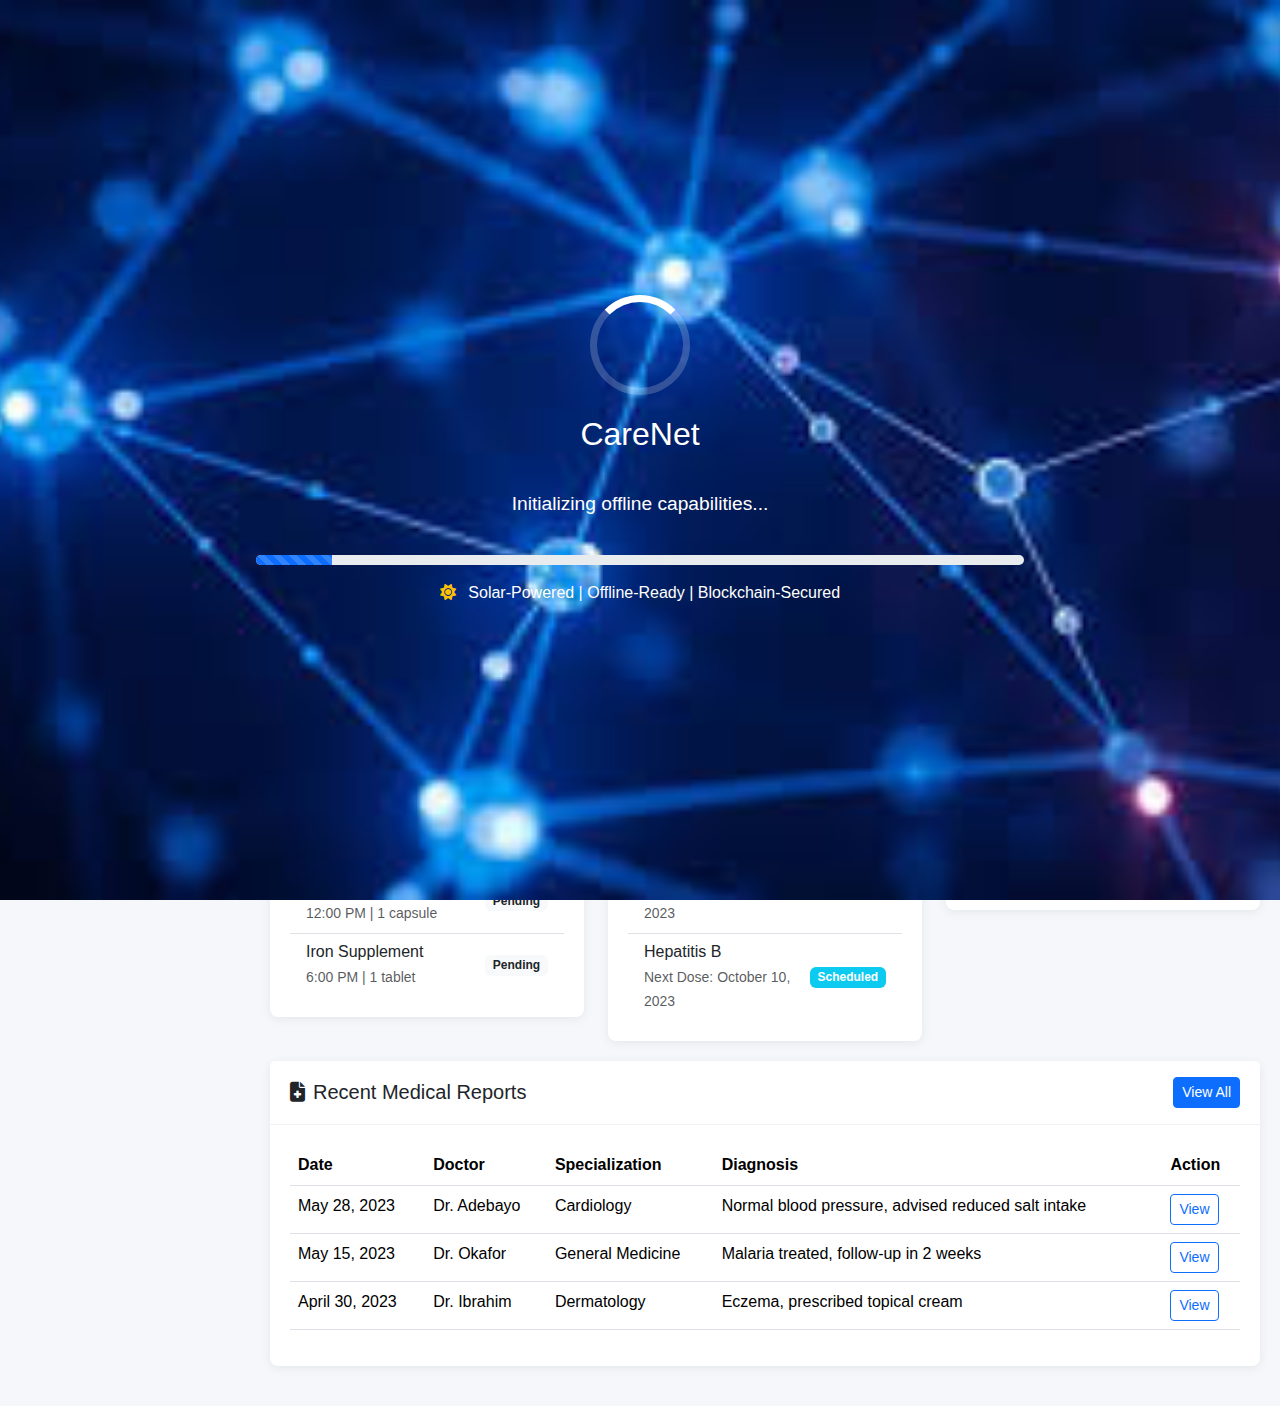
<file: dashboard.html>
<!DOCTYPE html>
<html lang="en">
<head>
    <meta charset="UTF-8">
    <meta name="viewport" content="width=device-width, initial-scale=1.0">
    <title>CareNet | Telehealth Dashboard</title>
    <!-- Bootstrap CSS -->
    <link rel="stylesheet" href="./dist/css/bootstrap.min.css">
    <!-- Font Awesome -->
    <link rel="stylesheet" href="./icon/css/all.css">
    <link rel="stylesheet" href="./CSS/style.css">
    <style>
        :root {
            --primary-color: #2c7be5;
            --secondary-color: #6e84a3;
            --success-color: #00d97e;
            --info-color: #2c7be5;
            --warning-color: #f6c343;
            --danger-color: #e63757;
        }
        
        body {
            background-color: #f5f7fa;
            font-family: 'Segoe UI', Tahoma, Geneva, Verdana, sans-serif;
        }
        
        /* Preloader Styles */
        #preloader {
            position: fixed;
            top: 0;
            left: 0;
            width: 100%;
            height: 100%;
            background-image: url(img/images.jpg);
            background-repeat: no-repeat;
            background-size: cover;
            background-position: center;
            z-index: 9999;
            display: flex;
            justify-content: center;
            align-items: center;
            flex-direction: column;
            transition: opacity 0.5s ease;
        }
        
        .loader {
            width: 100px;
            height: 100px;
            border: 7px solid rgba(255, 255, 255, 0.2);
            border-radius: 50%;
            border-top-color: white;
            animation: spin 1s linear infinite;
            margin-bottom: 20px;
        }
        
        @keyframes spin {
            100% {
                transform: rotate(360deg);
            }
        }
        
        .loading-text {
            color: white;
            font-size: 1.2rem;
            margin-top: 20px;
            text-align: center;
        }
        
        .progress {
            width: 60%;
            height: 10px;
            margin-top: 20px;
        }

        /* Sidebar */
        .sidebar {
            height: 100vh;
            background: linear-gradient(180deg, #2c7be5 0%, #1a5cb8 100%);
            color: white;
            position: fixed;
            width: 250px;
            transition: all 0.3s;
            z-index: 1000;
        }
        
        .sidebar-brand {
            height: 80px;
            display: flex;
            align-items: center;
            padding: 0 1.5rem;
            border-bottom: 1px solid rgba(255, 255, 255, 0.1);
        }
        
        .sidebar-brand .logo {
            width: 40px;
            height: 40px;
            background-color: white;
            border-radius: 50%;
            display: flex;
            align-items: center;
            justify-content: center;
            margin-right: 10px;
        }
        
        .sidebar-brand .logo i {
            color: var(--primary-color);
            font-size: 1.2rem;
        }
        
        .sidebar-nav {
            padding: 1.5rem 0;
        }
        
        .nav-item {
            margin-bottom: 5px;
        }
        
        .nav-link {
            color: rgba(255, 255, 255, 0.8);
            padding: 0.75rem 1.5rem;
            display: flex;
            align-items: center;
            transition: all 0.3s;
        }
        
        .nav-link:hover, .nav-link.active {
            color: white;
            background-color: rgba(255, 255, 255, 0.1);
        }
        
        .nav-link i {
            margin-right: 10px;
            width: 20px;
            text-align: center;
        }
        
        /* Main Content */
        .main-content {
            margin-left: 250px;
            padding: 20px;
            transition: all 0.3s;
        }
        
        /* Top Navigation */
        .top-navbar {
            background-color: white;
            box-shadow: 0 0.125rem 0.625rem rgba(90, 97, 105, 0.1);
            padding: 1rem 1.5rem;
            border-radius: 0.375rem;
            margin-bottom: 20px;
            display: flex;
            justify-content: space-between;
            align-items: center;
        }
        
        .search-bar {
            width: 300px;
        }
        
        .user-menu {
            display: flex;
            align-items: center;
        }
        
        .notification-badge {
            position: relative;
            margin-right: 20px;
        }
        
        .badge-counter {
            position: absolute;
            top: -5px;
            right: -5px;
            font-size: 0.6rem;
        }
        
        .user-avatar {
            width: 40px;
            height: 40px;
            border-radius: 50%;
            background-color: var(--primary-color);
            color: white;
            display: flex;
            align-items: center;
            justify-content: center;
            margin-left: 15px;
            cursor: pointer;
        }
        
        /* Cards */
        .card {
            border: none;
            border-radius: 0.5rem;
            box-shadow: 0 0.125rem 0.625rem rgba(90, 97, 105, 0.1);
            margin-bottom: 20px;
            transition: all 0.3s;
        }
        
        .card:hover {
            transform: translateY(-5px);
            box-shadow: 0 0.5rem 1.5rem rgba(90, 97, 105, 0.2);
        }
        
        .card-header {
            background-color: white;
            border-bottom: 1px solid rgba(0, 0, 0, 0.05);
            font-weight: 600;
            padding: 1rem 1.25rem;
        }
        
        .card-body {
            padding: 1.25rem;
        }
        
        /* Stats Cards */
        .stat-card {
            border-left: 4px solid;
            padding: 15px;
        }
        
        .stat-card.primary {
            border-left-color: var(--primary-color);
        }
        
        .stat-card.success {
            border-left-color: var(--success-color);
        }
        
        .stat-card.warning {
            border-left-color: var(--warning-color);
        }
        
        .stat-card.danger {
            border-left-color: var(--danger-color);
        }
        
        .stat-value {
            font-size: 1.5rem;
            font-weight: 600;
        }
        
        .stat-label {
            color: var(--secondary-color);
            font-size: 0.875rem;
        }
        
        /* Responsive */
        @media (max-width: 992px) {
            .sidebar {
                margin-left: -250px;
            }
            
            .main-content {
                margin-left: 0;
            }
            
            .sidebar.active {
                margin-left: 0;
            }
            
            .main-content.active {
                margin-left: 250px;
            }
        }
    </style>
</head>
<body>

    <div id="preloader">
        <div class="loader"></div>
        <h2 class="text-white mb-3">CareNet</h2>
        <p class="loading-text">Initializing offline-capable telehealth system...</p>
        <div class="progress">
            <div id="progress-bar" class="progress-bar progress-bar-striped progress-bar-animated" role="progressbar" style="width: 0%"></div>
        </div>
        <div class="mt-3">
            <i class="fas fa-sun text-warning"></i>
            <span class="text-white ms-2">Solar-Powered | Offline-Ready | Blockchain-Secured</span>
        </div>
    </div>

    <!-- Sidebar -->
    <div class="sidebar" id="sidebar">
        <div class="sidebar-brand">
            <div class="logo">
                <i class="fas fa-heartbeat"></i>
            </div>
            <h5 class="mb-0">CareNet</h5>
        </div>
        
        <ul class="nav flex-column sidebar-nav">
            <li class="nav-item">
                <a class="nav-link active" href="#">
                    <i class="fas fa-home"></i>
                    Dashboard
                </a>
            </li>
            <li class="nav-item">
                <a class="nav-link" href="./teleconsultation.html">
                    <i class="fas fa-video"></i>
                    Teleconsultation
                </a>
            </li>
            <li class="nav-item">
                <a class="nav-link" href="#">
                    <i class="fas fa-calendar-check"></i>
                    Appointments
                </a>
            </li>
            <li class="nav-item">
                <a class="nav-link" href="#">
                    <i class="fas fa-pills"></i>
                    Medication
                </a>
            </li>
            <li class="nav-item">
                <a class="nav-link" href="#">
                    <i class="fas fa-syringe"></i>
                    Vaccinations
                </a>
            </li>
            <li class="nav-item">
                <a class="nav-link" href="#">
                    <i class="fas fa-file-medical"></i>
                    Medical Reports
                </a>
            </li>
            <li class="nav-item">
                <a class="nav-link" href="#">
                    <i class="fas fa-users"></i>
                    Family Members
                </a>
            </li>
            <li class="nav-item">
                <a class="nav-link" href="#">
                    <i class="fas fa-calendar-alt"></i>
                    Medical Schedules
                </a>
            </li>
            <li class="nav-item mt-4">
                <a class="nav-link" href="index.html">
                    <i class="fas fa-sign-out-alt"></i>
                    Log Out
                </a>
            </li>
        </ul>
    </div>

    <!-- Main Content -->
    <div class="main-content" id="mainContent">
        <!-- Top Navigation -->
        <div class="top-navbar">
            <button class="btn btn-primary d-lg-none" id="sidebarToggle">
                <i class="fas fa-bars"></i>
            </button>
            
            <div class="search-bar d-none d-md-block">
                <div class="input-group">
                    <input type="text" class="form-control" placeholder="Search...">
                    <button class="btn btn-primary" type="button">
                        <i class="fas fa-search"></i>
                    </button>
                </div>
            </div>
            
            <div class="user-menu">
                <div class="notification-badge">
                    <button class="btn btn-light position-relative">
                        <i class="fas fa-bell"></i>
                        <span class="badge bg-danger badge-counter">3</span>
                    </button>
                </div>
                
                <div class="dropdown">
                    <div class="user-avatar dropdown-toggle" id="userDropdown" data-bs-toggle="dropdown">
                        <span>JD</span>
                    </div>
                    <ul class="dropdown-menu dropdown-menu-end">
                        <li><h6 class="dropdown-header">John Doe</h6></li>
                        <li><a class="dropdown-item" href="#"><i class="fas fa-user me-2"></i> Profile</a></li>
                        <li><a class="dropdown-item" href="#"><i class="fas fa-cog me-2"></i> Settings</a></li>
                        <li><hr class="dropdown-divider"></li>
                        <li><a class="dropdown-item" href="./index.html"><i class="fas fa-sign-out-alt me-2"></i>Logout</a></li>
                    </ul>
                </div>
            </div>
        </div>
        
        <!-- Dashboard Content -->
        <div class="row">
            <!-- Stats Cards -->
            <div class="col-md-6 col-lg-3">
                <div class="card stat-card primary">
                    <div class="card-body">
                        <div class="d-flex justify-content-between align-items-center">
                            <div>
                                <h5 class="stat-value">4</h5>
                                <span class="stat-label">Upcoming Appointments</span>
                            </div>
                            <i class="fas fa-calendar-alt fa-2x text-primary"></i>
                        </div>
                    </div>
                </div>
            </div>
            
            <div class="col-md-6 col-lg-3">
                <div class="card stat-card success">
                    <div class="card-body">
                        <div class="d-flex justify-content-between align-items-center">
                            <div>
                                <h5 class="stat-value">2</h5>
                                <span class="stat-label">Pending Consultations</span>
                            </div>
                            <i class="fas fa-video fa-2x text-success"></i>
                        </div>
                    </div>
                </div>
            </div>
            
            <div class="col-md-6 col-lg-3">
                <div class="card stat-card warning">
                    <div class="card-body">
                        <div class="d-flex justify-content-between align-items-center">
                            <div>
                                <h5 class="stat-value">1</h5>
                                <span class="stat-label">Medications Due</span>
                            </div>
                            <i class="fas fa-pills fa-2x text-warning"></i>
                        </div>
                    </div>
                </div>
            </div>
            
            <div class="col-md-6 col-lg-3">
                <div class="card stat-card danger">
                    <div class="card-body">
                        <div class="d-flex justify-content-between align-items-center">
                            <div>
                                <h5 class="stat-value">3</h5>
                                <span class="stat-label">Vaccinations Due</span>
                            </div>
                            <i class="fas fa-syringe fa-2x text-danger"></i>
                        </div>
                    </div>
                </div>
            </div>
        </div>
        
        <div class="row">
            <!-- Appointments Section -->
            <div class="col-lg-6">
                <div class="card">
                    <div class="card-header d-flex justify-content-between align-items-center">
                        <h5 class="mb-0"><i class="fas fa-calendar-check me-2"></i>Upcoming Appointments</h5>
                        <a href="#" class="btn btn-sm btn-primary">View All</a>
                    </div>
                    <div class="card-body">
                        <div class="list-group list-group-flush">
                            <div class="list-group-item d-flex justify-content-between align-items-center">
                                <div>
                                    <h6 class="mb-1">Dr. Adebayo - Cardiology</h6>
                                    <small class="text-muted"><i class="fas fa-clock me-1"></i>Today, 10:30 AM</small>
                                </div>
                                <button class="btn btn-sm btn-outline-primary">Join</button>
                            </div>
                            <div class="list-group-item d-flex justify-content-between align-items-center">
                                <div>
                                    <h6 class="mb-1">Dr. Chukwu - Pediatrics</h6>
                                    <small class="text-muted"><i class="fas fa-clock me-1"></i>Tomorrow, 2:00 PM</small>
                                </div>
                                <button class="btn btn-sm btn-outline-primary">Details</button>
                            </div>
                            <div class="list-group-item d-flex justify-content-between align-items-center">
                                <div>
                                    <h6 class="mb-1">Dental Checkup</h6>
                                    <small class="text-muted"><i class="fas fa-clock me-1"></i>June 15, 9:00 AM</small>
                                </div>
                                <button class="btn btn-sm btn-outline-primary">Details</button>
                            </div>
                        </div>
                    </div>
                </div>
            </div>
            
            <!-- Teleconsultation Section -->
            <div class="col-lg-6">
                <div class="card">
                    <div class="card-header d-flex justify-content-between align-items-center">
                        <h5 class="mb-0"><i class="fas fa-video me-2"></i>Recent Teleconsultations</h5>
                        <a href="#" class="btn btn-sm btn-primary">New Consultation</a>
                    </div>
                    <div class="card-body">
                        <div class="list-group list-group-flush">
                            <div class="list-group-item d-flex justify-content-between align-items-center">
                                <div>
                                    <h6 class="mb-1">Dr. Okafor - General Medicine</h6>
                                    <small class="text-muted"><i class="fas fa-clock me-1"></i>Completed - June 1</small>
                                </div>
                                <button class="btn btn-sm btn-outline-primary">View Report</button>
                            </div>
                            <div class="list-group-item d-flex justify-content-between align-items-center">
                                <div>
                                    <h6 class="mb-1">Dr. Ibrahim - Dermatology</h6>
                                    <small class="text-muted"><i class="fas fa-clock me-1"></i>Pending - June 5</small>
                                </div>
                                <button class="btn btn-sm btn-primary">Start Now</button>
                            </div>
                            <div class="list-group-item d-flex justify-content-between align-items-center">
                                <div>
                                    <h6 class="mb-1">Dr. Bello - Nutritionist</h6>
                                    <small class="text-muted"><i class="fas fa-clock me-1"></i>Scheduled - June 8</small>
                                </div>
                                <button class="btn btn-sm btn-outline-primary">Details</button>
                            </div>
                        </div>
                    </div>
                </div>
            </div>
        </div>
        
        <div class="row">
            <!-- Medication Schedule -->
            <div class="col-lg-4">
                <div class="card">
                    <div class="card-header d-flex justify-content-between align-items-center">
                        <h5 class="mb-0"><i class="fas fa-pills me-2"></i>Medication Schedule</h5>
                        <a href="#" class="btn btn-sm btn-primary">Add Medication</a>
                    </div>
                    <div class="card-body">
                        <div class="alert alert-warning d-flex align-items-center">
                            <i class="fas fa-exclamation-circle me-2"></i>
                            <div>
                                <strong>Due Now:</strong> Amoxicillin 500mg (1 tablet)
                            </div>
                        </div>
                        <ul class="list-group list-group-flush">
                            <li class="list-group-item d-flex justify-content-between align-items-center">
                                <div>
                                    <h6 class="mb-1">Paracetamol 500mg</h6>
                                    <small class="text-muted">8:00 AM | 1 tablet</small>
                                </div>
                                <span class="badge bg-success">Taken</span>
                            </li>
                            <li class="list-group-item d-flex justify-content-between align-items-center">
                                <div>
                                    <h6 class="mb-1">Vitamin C</h6>
                                    <small class="text-muted">12:00 PM | 1 capsule</small>
                                </div>
                                <span class="badge bg-light text-dark">Pending</span>
                            </li>
                            <li class="list-group-item d-flex justify-content-between align-items-center">
                                <div>
                                    <h6 class="mb-1">Iron Supplement</h6>
                                    <small class="text-muted">6:00 PM | 1 tablet</small>
                                </div>
                                <span class="badge bg-light text-dark">Pending</span>
                            </li>
                        </ul>
                    </div>
                </div>
            </div>
            
            <!-- Vaccinations Section -->
            <div class="col-lg-4">
                <div class="card">
                    <div class="card-header d-flex justify-content-between align-items-center">
                        <h5 class="mb-0"><i class="fas fa-syringe me-2"></i>Vaccination Schedule</h5>
                        <a href="#" class="btn btn-sm btn-primary">Add Record</a>
                    </div>
                    <div class="card-body">
                        <div class="alert alert-danger d-flex align-items-center">
                            <i class="fas fa-exclamation-triangle me-2"></i>
                            <div>
                                <strong>Overdue:</strong> Polio Booster
                            </div>
                        </div>
                        <ul class="list-group list-group-flush">
                            <li class="list-group-item d-flex justify-content-between align-items-center">
                                <div>
                                    <h6 class="mb-1">COVID-19 Booster</h6>
                                    <small class="text-muted">Due: June 15, 2023</small>
                                </div>
                                <span class="badge bg-warning text-dark">Upcoming</span>
                            </li>
                            <li class="list-group-item d-flex justify-content-between align-items-center">
                                <div>
                                    <h6 class="mb-1">Yellow Fever</h6>
                                    <small class="text-muted">Completed: March 2, 2023</small>
                                </div>
                                <span class="badge bg-success">Completed</span>
                            </li>
                            <li class="list-group-item d-flex justify-content-between align-items-center">
                                <div>
                                    <h6 class="mb-1">Hepatitis B</h6>
                                    <small class="text-muted">Next Dose: October 10, 2023</small>
                                </div>
                                <span class="badge bg-info">Scheduled</span>
                            </li>
                        </ul>
                    </div>
                </div>
            </div>
            
            <!-- Family Members -->
            <div class="col-lg-4">
                <div class="card">
                    <div class="card-header d-flex justify-content-between align-items-center">
                        <h5 class="mb-0"><i class="fas fa-users me-2"></i>Family Members</h5>
                        <a href="#" class="btn btn-sm btn-primary">Add Member</a>
                    </div>
                    <div class="card-body">
                        <div class="row">
                            <div class="col-6 mb-3">
                                <div class="text-center">
                                    <div class="avatar bg-primary text-white mx-auto mb-2">JD</div>
                                    <h6 class="mb-0">John Doe</h6>
                                    <small class="text-muted">Primary</small>
                                </div>
                            </div>
                            <div class="col-6 mb-3">
                                <div class="text-center">
                                    <div class="avatar bg-success text-white mx-auto mb-2">AD</div>
                                    <h6 class="mb-0">Ada Doe</h6>
                                    <small class="text-muted">Wife</small>
                                </div>
                            </div>
                            <div class="col-6 mb-3">
                                <div class="text-center">
                                    <div class="avatar bg-warning text-white mx-auto mb-2">ED</div>
                                    <h6 class="mb-0">Emeka Doe</h6>
                                    <small class="text-muted">Son (8 yrs)</small>
                                </div>
                            </div>
                            <div class="col-6 mb-3">
                                <div class="text-center">
                                    <div class="avatar bg-info text-white mx-auto mb-2">CD</div>
                                    <h6 class="mb-0">Chioma Doe</h6>
                                    <small class="text-muted">Daughter (5 yrs)</small>
                                </div>
                            </div>
                        </div>
                    </div>
                </div>
            </div>
        </div>
        
        <!-- Medical Reports -->
        <div class="row">
            <div class="col-12">
                <div class="card">
                    <div class="card-header d-flex justify-content-between align-items-center">
                        <h5 class="mb-0"><i class="fas fa-file-medical me-2"></i>Recent Medical Reports</h5>
                        <a href="#" class="btn btn-sm btn-primary">View All</a>
                    </div>
                    <div class="card-body">
                        <div class="table-responsive">
                            <table class="table table-hover">
                                <thead>
                                    <tr>
                                        <th>Date</th>
                                        <th>Doctor</th>
                                        <th>Specialization</th>
                                        <th>Diagnosis</th>
                                        <th>Action</th>
                                    </tr>
                                </thead>
                                <tbody>
                                    <tr>
                                        <td>May 28, 2023</td>
                                        <td>Dr. Adebayo</td>
                                        <td>Cardiology</td>
                                        <td>Normal blood pressure, advised reduced salt intake</td>
                                        <td><button class="btn btn-sm btn-outline-primary">View</button></td>
                                    </tr>
                                    <tr>
                                        <td>May 15, 2023</td>
                                        <td>Dr. Okafor</td>
                                        <td>General Medicine</td>
                                        <td>Malaria treated, follow-up in 2 weeks</td>
                                        <td><button class="btn btn-sm btn-outline-primary">View</button></td>
                                    </tr>
                                    <tr>
                                        <td>April 30, 2023</td>
                                        <td>Dr. Ibrahim</td>
                                        <td>Dermatology</td>
                                        <td>Eczema, prescribed topical cream</td>
                                        <td><button class="btn btn-sm btn-outline-primary">View</button></td>
                                    </tr>
                                </tbody>
                            </table>
                        </div>
                    </div>
                </div>
            </div>
        </div>
    </div>

    <!-- Bootstrap JS -->
    <script src="./dist/js/bootstrap.min.js"></script>
    <script src="./chatbot.js"></script>
    <script src="preloader.js"></script>
    
    <script>
        // Toggle sidebar on mobile
        document.getElementById('sidebarToggle').addEventListener('click', function() {
            document.getElementById('sidebar').classList.toggle('active');
            document.getElementById('mainContent').classList.toggle('active');
        });
        
        // Simulate notification click
        document.querySelector('.notification-badge').addEventListener('click', function() {
            alert('You have 3 new notifications');
        });
        
        // Avatar dropdown
        const userDropdown = new bootstrap.Dropdown(document.getElementById('userDropdown'));
    </script>
    <!-- Floating Doctor Chatbot -->
<div id="doctorChatbot" class="doctor-chatbot">
    <div class="doctor-avatar pulse-animation">
        <img src="./img/images (6).jpg" width="100%" alt="Doctor Avatar" class="img-fluid">
        <div class="online-status"></div>
    </div>
    <div class="chatbot-container">
        <div class="chatbot-header">
            <div class="doctor-info">
                <img src="./img/images (6).jpg" alt="Doctor" width="40">
                <div>
                    <h6>Dr. Adebayo</h6>
                    <small class="text-success">
                        <i class="fas fa-circle"></i> Online
                    </small>
                </div>
            </div>
            <button class="btn-close-chat">
                <i class="fas fa-times"></i>
            </button>
        </div>
        <div class="chatbot-messages">
            <div class="message doctor-message">
                <div class="message-content">
                    <p>Hello! I'm Dr. Adebayo, your CareNet health assistant. How can I help you today?</p>
                    <div class="quick-actions">
                        <button class="btn-quick-action" data-action="malaria">
                            <i class="fas fa-bug"></i> Malaria
                        </button>
                        <button class="btn-quick-action" data-action="pregnancy">
                            <i class="fas fa-baby"></i> Pregnancy
                        </button>
                        <button class="btn-quick-action" data-action="nutrition">
                            <i class="fas fa-apple-alt"></i> Nutrition
                        </button>
                    </div>
                </div>
            </div>
        </div>
        <div class="chatbot-input">
            <input type="text" placeholder="Type your health question..." class="form-control">
            <button class="btn-send">
                <i class="fas fa-paper-plane"></i>
            </button>
        </div>
    </div>
</div>
</body>
</html>
</file>
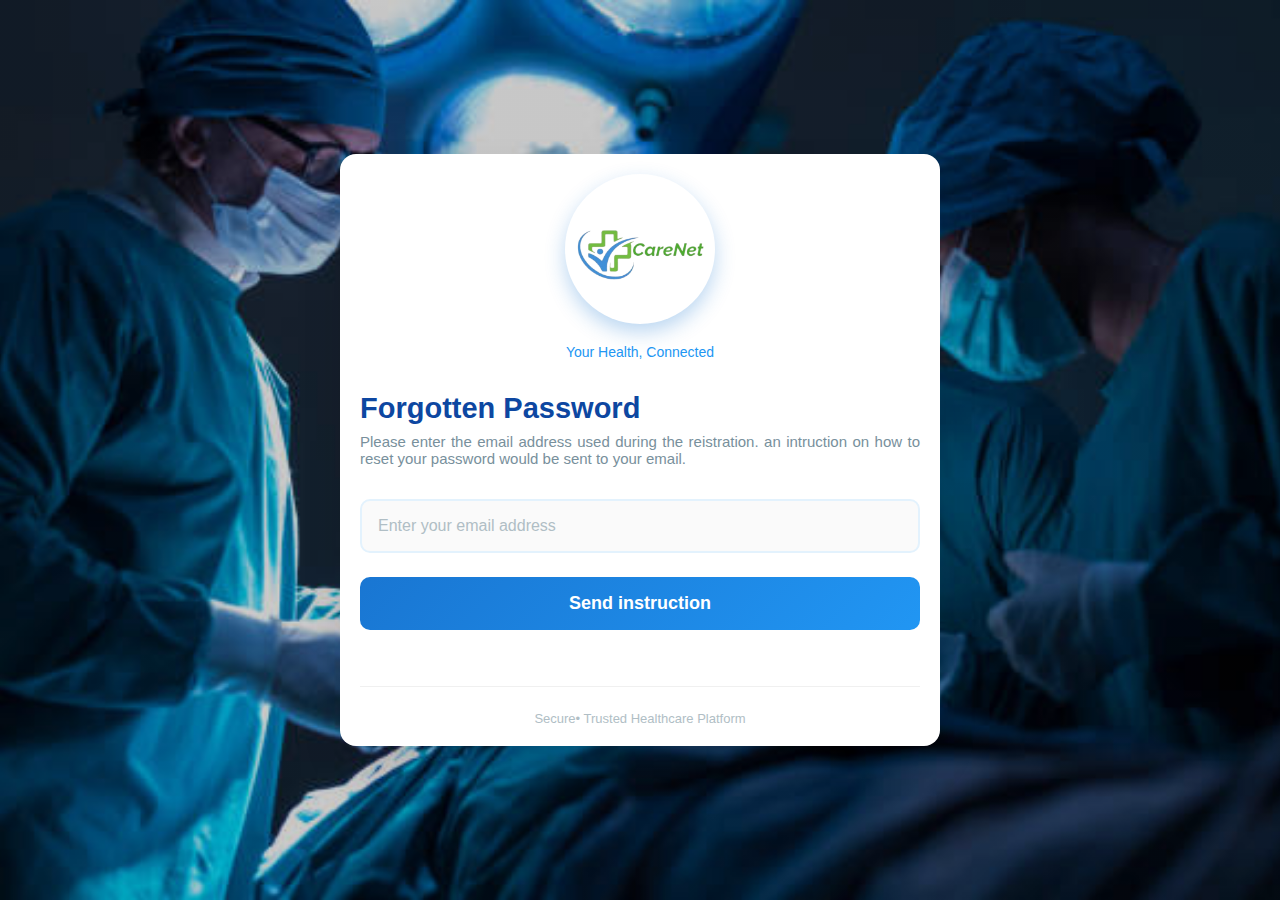
<file: forgot_password.html>
<!DOCTYPE html>
<html lang="en">
<head>
    <meta charset="UTF-8">
    <meta name="viewport" content="width=device-width, initial-scale=1.0">
    <link rel="stylesheet" href="./CSS/forgot_password.css">
    <title>CareNet - Forgot_Password</title>
</head>
<body>
    <div class="password-container">
        <div class="logo-container">
            <div class="logo">
                <img src="./img/IMG-20250615-WA0265_2_-removebg-preview-1.png" alt="">
            </div>
            <div class="logo-subtitle">Your Health, Connected</div>
        </div>

        <div class="password-header">
            <h1 class="password-title">Forgotten Password</h1>
            <p class="password-subtitle">Please enter the email address used during the reistration. an intruction on how to reset your password would be sent to your email.  </p>
        </div>

        <form>
            <div class="form-group">
                <div class="input-container">
                    <input type="email" class="form-input" placeholder="Enter your email address" required>
                </div>
            </div>           
             <button type="submit" class="password-btn">Send instruction</button>
        </form>
        
            <div class="footer-info">
            Secure• Trusted Healthcare Platform
        </div>
    </div>
</body>
</html>
</file>
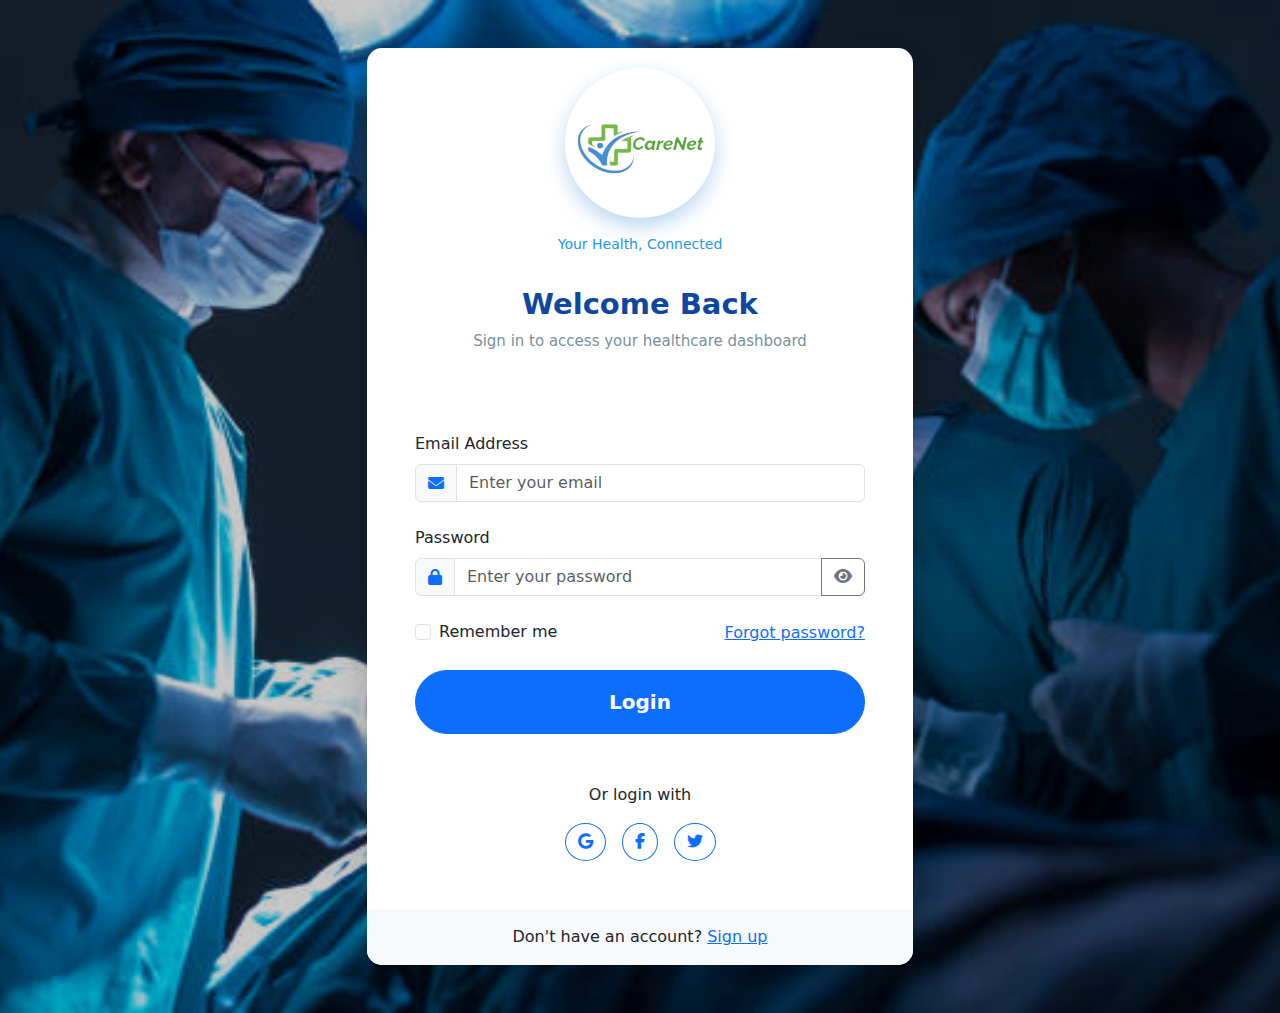
<file: login.html>
<!DOCTYPE html>
<html lang="en">
<head>
    <meta charset="UTF-8">
    <meta name="viewport" content="width=device-width, initial-scale=1.0">
    <title>CareNet | Login</title>
    <link rel="stylesheet" href="./dist/css/bootstrap.min.css">
    <link rel="stylesheet" href="./icon/css/all.css">
    <link rel="stylesheet" href="./CSS/style.css">
    <style>

        .logo-container {
            text-align: center;
            margin-bottom: 32px;
            margin-top: 20px;
        }

        .logo img{
            color: white;
            width: 150px;
            height: 150px;
            border-radius: 50%;
            display: inline-flex;
            align-items: center;
            justify-content: center;
            margin-bottom: 16px;
            box-shadow: 0 8px 20px rgba(25, 118, 210, 0.3);
        }

        .logo-subtitle {
            color: #2196f3;
            font-size: 14px;
            font-weight: 500;
        }

        .login-header {
            text-align: center;
            margin-bottom: 32px;
        }

        .login-title {
            color: #0d47a1;
            font-size: 29px;
            font-weight: 600;
            margin-bottom: 8px;
        }

        .login-subtitle {
            color: #78909c;
            font-size: 15px;
        }
        .login-section {
            background: url('./img/IMG-20250616-WA0077.jpg') no-repeat center center;
            background-size: cover;
            min-height: 100vh;
        }
        .login-overlay {
            background: rgba(0, 0, 0, 0.2);
        }
        .login-card {
            border-radius: 15px;
            overflow: hidden;
            box-shadow: 0 10px 30px rgba(0, 0, 0, 0.2);
        }
        .login-logo{
            background-color: white;
            border-radius: 50%;
            width: 150px;
            height: 150px;
            box-shadow: 0 8px 20px rgba(25, 118, 210, 0.3);
            
        }
        .login-btn {
            font-size: 20px;
            font-weight: bold;
            border-radius: 50px;
            padding: 10px 25px;
        }
        .divider {
            height: 1px;
            background: rgba(255, 255, 255, 0.2);
        }
    </style>
</head>
<body class="login-section">
    <div class="login-overlay d-flex align-items-center">
        <div class="container py-5">
            <div class="row justify-content-center">
                <div class="col-md-8 col-lg-6">
                    <div class="login-card bg-white">
                    <div class="logo-container">
                        <div class="logo">
                           <a href="index.html"><img src="./img/IMG-20250615-WA0265_2_-removebg-preview-1.png" alt=""></a> 
                        </div>
                        <div class="logo-subtitle">Your Health, Connected</div>
                    </div>

                <div class="login-header">
                    <h1 class="login-title">Welcome Back</h1>
                    <p class="login-subtitle">Sign in to access your healthcare dashboard</p>
                </div>

                        <div class="card-body p-4 p-md-5">
                            <form id="loginForm">
                                <div class="mb-4">
                                    <label for="email" class="form-label">Email Address</label>
                                    <div class="input-group">
                                        <span class="input-group-text bg-light">
                                            <i class="fas fa-envelope text-primary"></i>
                                        </span>
                                        <input type="email" class="form-control" id="email" placeholder="Enter your email" required>
                                    </div>
                                </div>
                                <div class="mb-4">
                                    <label for="password" class="form-label">Password</label>
                                    <div class="input-group">
                                        <span class="input-group-text bg-light">
                                            <i class="fas fa-lock text-primary"></i>
                                        </span>
                                        <input type="password" class="form-control" id="password" placeholder="Enter your password" required>
                                        <button class="btn btn-outline-secondary" type="button" id="togglePassword">
                                            <i class="fas fa-eye"></i>
                                        </button>
                                    </div>
                                </div>
                                <div class="d-flex justify-content-between align-items-center mb-4">
                                    <div class="form-check">
                                        <input class="form-check-input" type="checkbox" id="rememberMe">
                                        <label class="form-check-label" for="rememberMe">Remember me</label>
                                    </div>
                                    <a href="forgot_password.html" class="text-primary">Forgot password?</a>
                                </div>
                                <div class="d-grid mb-4">
                                    <button type="submit" class="btn btn-primary login-btn py-3">Login
                                    </button>
                                </div>
                                <div class="divider my-4"></div>
                                <div class="text-center">
                                    <p class="mb-3">Or login with</p>
                                    <div class="d-flex justify-content-center gap-3">
                                        <a href="#" class="btn btn-outline-primary rounded-circle social-login">
                                            <i class="fab fa-google"></i>
                                        </a>
                                        <a href="#" class="btn btn-outline-primary rounded-circle social-login">
                                            <i class="fab fa-facebook-f"></i>
                                        </a>
                                        <a href="#" class="btn btn-outline-primary rounded-circle social-login">
                                            <i class="fab fa-twitter"></i>
                                        </a>
                                    </div>
                                </div>
                            </form>
                        </div>
                        <div class="card-footer bg-light text-center py-3">
                            <p class="mb-0">Don't have an account? <a href="registration.html" class="text-primary">Sign up</a></p>
                        </div>
                    </div>
                </div>
            </div>
        </div>
    </div>

    <script src="./dist/js/bootstrap.min.js"></script>
    <script>
        // Toggle password visibility
        document.getElementById('togglePassword').addEventListener('click', function() {
            const passwordInput = document.getElementById('password');
            const icon = this.querySelector('i');
            if (passwordInput.type === 'password') {
                passwordInput.type = 'text';
                icon.classList.replace('fa-eye', 'fa-eye-slash');
            } else {
                passwordInput.type = 'password';
                icon.classList.replace('fa-eye-slash', 'fa-eye');
            }
        });

        // Form submission
        document.getElementById('loginForm').addEventListener('submit', function(e) {
            e.preventDefault();
            // Here you would normally validate and send to server
            // For demo, we'll redirect to dashboard
            window.location.href = 'dashboard.html';
        });
    </script>
</body>
</html>
</file>
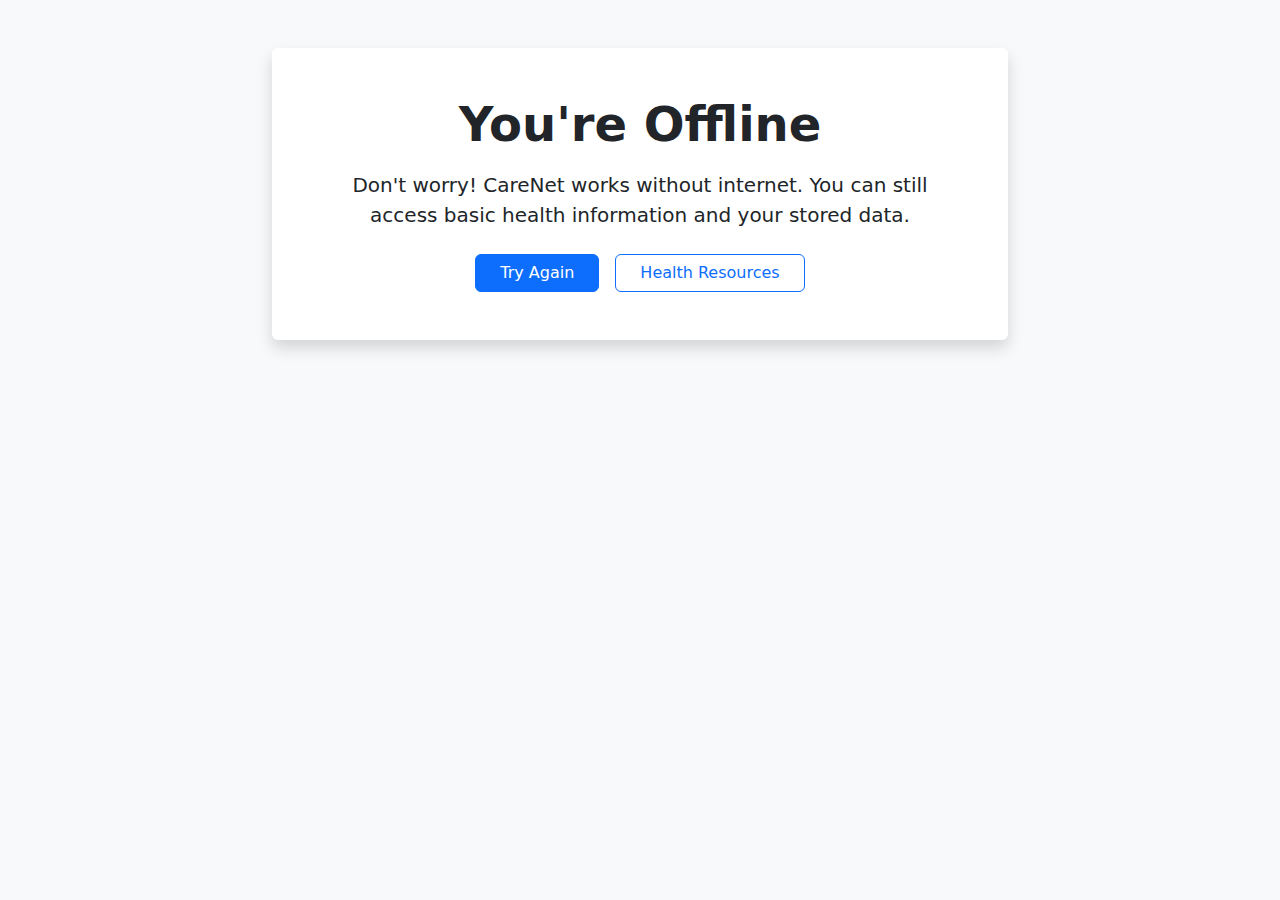
<file: offline.html>
<!DOCTYPE html>
<html lang="en">
<head>
    <meta charset="UTF-8">
    <meta name="viewport" content="width=device-width, initial-scale=1.0">
    <title>CareNet Offline</title>
    <link rel="stylesheet" href="./dist/css/bootstrap.min.css">
    <link rel="stylesheet" href="./CSS/style.css">
</head>
<body class="bg-light">
    <div class="container py-5">
        <div class="row justify-content-center">
            <div class="col-md-8 text-center">
                <div class="card border-0 shadow">
                    <div class="card-body p-5">
                        <i class="fas fa-wifi-slash fa-5x text-primary mb-4"></i>
                        <h1 class="display-5 fw-bold mb-3">You're Offline</h1>
                        <p class="lead mb-4">Don't worry! CareNet works without internet. You can still access basic health information and your stored data.</p>
                        <div class="d-flex justify-content-center gap-3">
                            <a href="/" class="btn btn-primary px-4">Try Again</a>
                            <a href="./login.html" class="btn btn-outline-primary px-4">Health Resources</a>
                        </div>
                    </div>
                </div>
            </div>
        </div>
    </div>
    <script src="./dist/js/bootstrap.min.js"></script>
    <script src="./service-worker.js"></script>
</body>
</html>
</file>
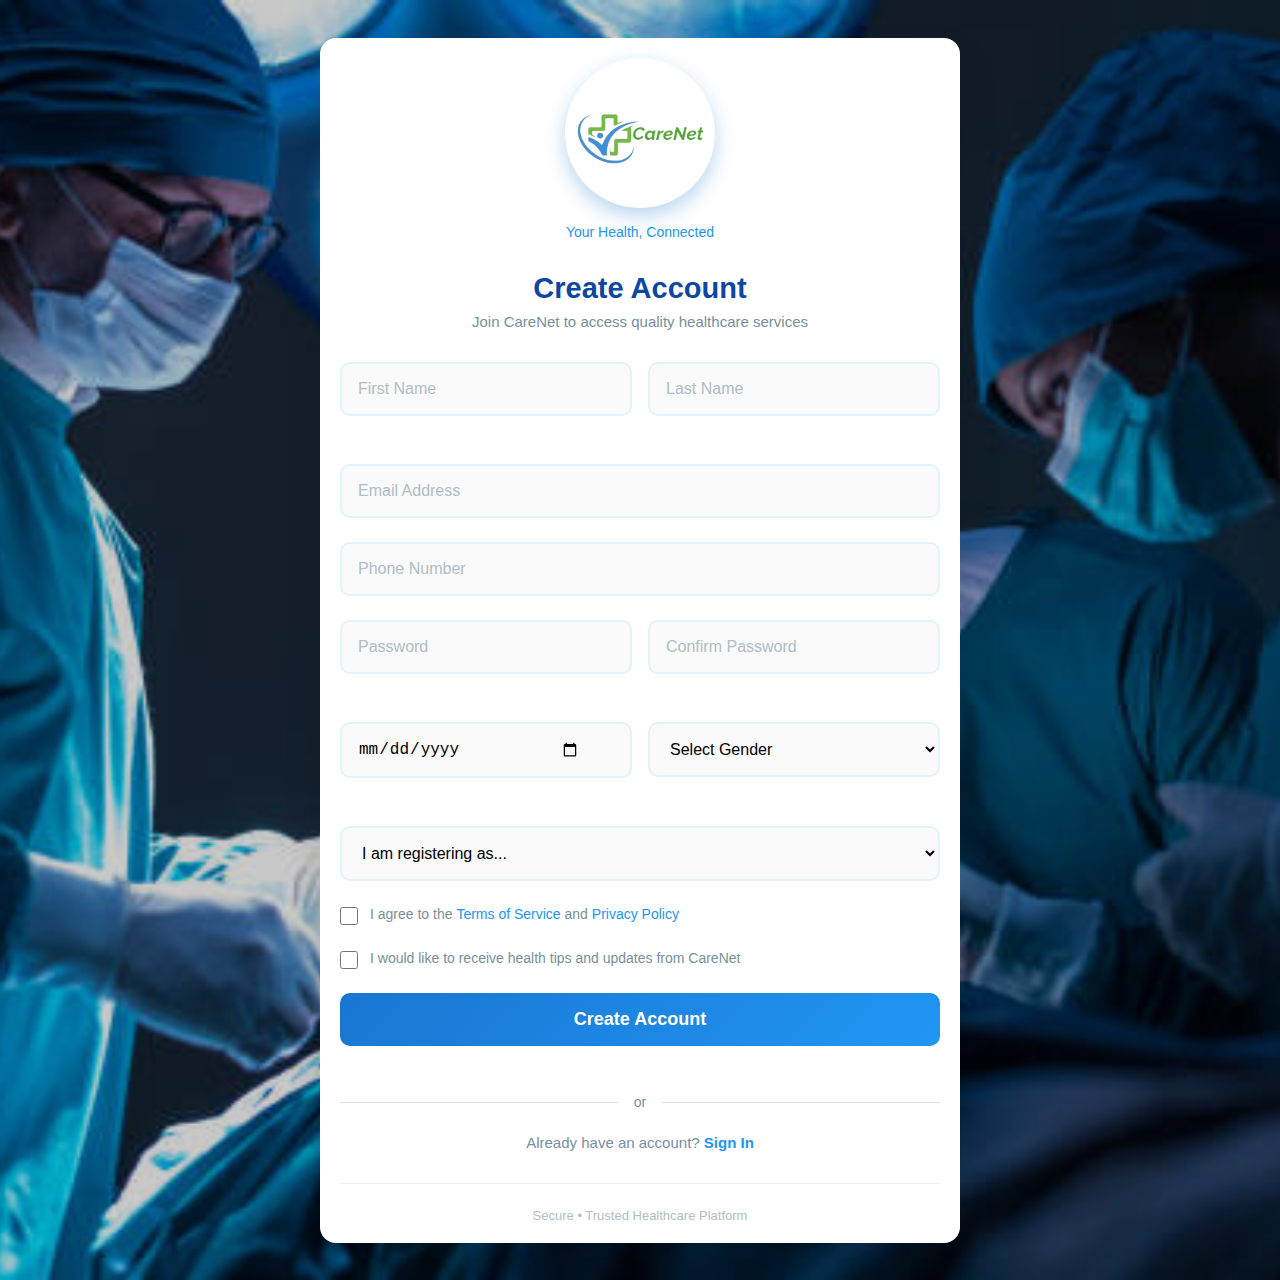
<file: registration.html>
<meta charset="UTF-8">
    <meta name="viewport" content="width=device-width, initial-scale=1.0">
    <link rel="stylesheet" href="./CSS/registration.css">
    <title>CareNet - Create Account</title>
</head>
<body>
    <div class="registration-container">
        <div class="logo-container">
            <div class="logo"><img src="./img/IMG-20250615-WA0265_2_-removebg-preview-1.png" alt=""></div>
            <div class="logo-subtitle">Your Health, Connected</div>
        </div>

        <div class="registration-header">
            <h1 class="registration-title">Create Account</h1>
            <p class="registration-subtitle">Join CareNet to access quality healthcare services</p>
        </div>

        <form>
            <div class="form-row">
                <div class="form-group">
                    <div class="input-container">
                        <input type="text" class="form-input" placeholder="First Name" required>
                    </div>
                </div>
                <div class="form-group">
                    <div class="input-container">
                        <input type="text" class="form-input" placeholder="Last Name" required>
                    </div>
                </div>
            </div>

            <div class="form-group full-width">
                <div class="input-container">
                    <input type="email" class="form-input" placeholder="Email Address" required>
                </div>
            </div>

            <div class="form-group full-width">
                <div class="input-container">
                    <input type="tel" class="form-input" placeholder="Phone Number" required>
                </div>
            </div>

            <div class="form-row">
                <div class="form-group">
                    <div class="input-container">
                        <input type="password" class="form-input" placeholder="Password" required>
                    </div>
                </div>
                <div class="form-group">
                    <div class="input-container">
                        <input type="password" class="form-input" placeholder="Confirm Password" required>
                    </div>
                </div>
            </div>

            <div class="form-row">
                <div class="form-group">
                    <input type="date" class="form-input" required>
                </div>
                <div class="form-group">
                    <select class="form-select" required>
                        <option value="">Select Gender</option>
                        <option value="male">Male</option>
                        <option value="female">Female</option>
                        <option value="other">Other</option>
                        <option value="prefer-not-to-say">Prefer not to say</option>
                    </select>
                </div>
            </div>

            <div class="form-group full-width">
                <select class="form-select" required>
                    <option value="">I am registering as...</option>
                    <option value="patient">Patient</option>
                    <option value="doctor">Healthcare Provider</option>
                    <option value="nurse">Nurse</option>
                    <option value="admin">Hospital Administrator</option>
                </select>
            </div>

            <div class="checkbox-group">
                <input type="checkbox" id="terms" class="checkbox-input" required>
                <label for="terms" class="checkbox-label">
                    I agree to the <a href="#terms">Terms of Service</a> and <a href="#privacy">Privacy Policy</a>
                </label>
            </div>

            <div class="checkbox-group">
                <input type="checkbox" id="newsletter" class="checkbox-input">
                <label for="newsletter" class="checkbox-label">
                    I would like to receive health tips and updates from CareNet
                </label>
            </div>

            <button type="submit" class="registration-btn">Create Account</button>
        </form>

        <div class="divider">
            <span>or</span>
        </div>

        <div class="login-link">
            Already have an account? <a href="login.html">Sign In</a>
        </div>

        <div class="footer-info">
            Secure • Trusted Healthcare Platform
        </div>
    </div>
</body>
</html>
</file>
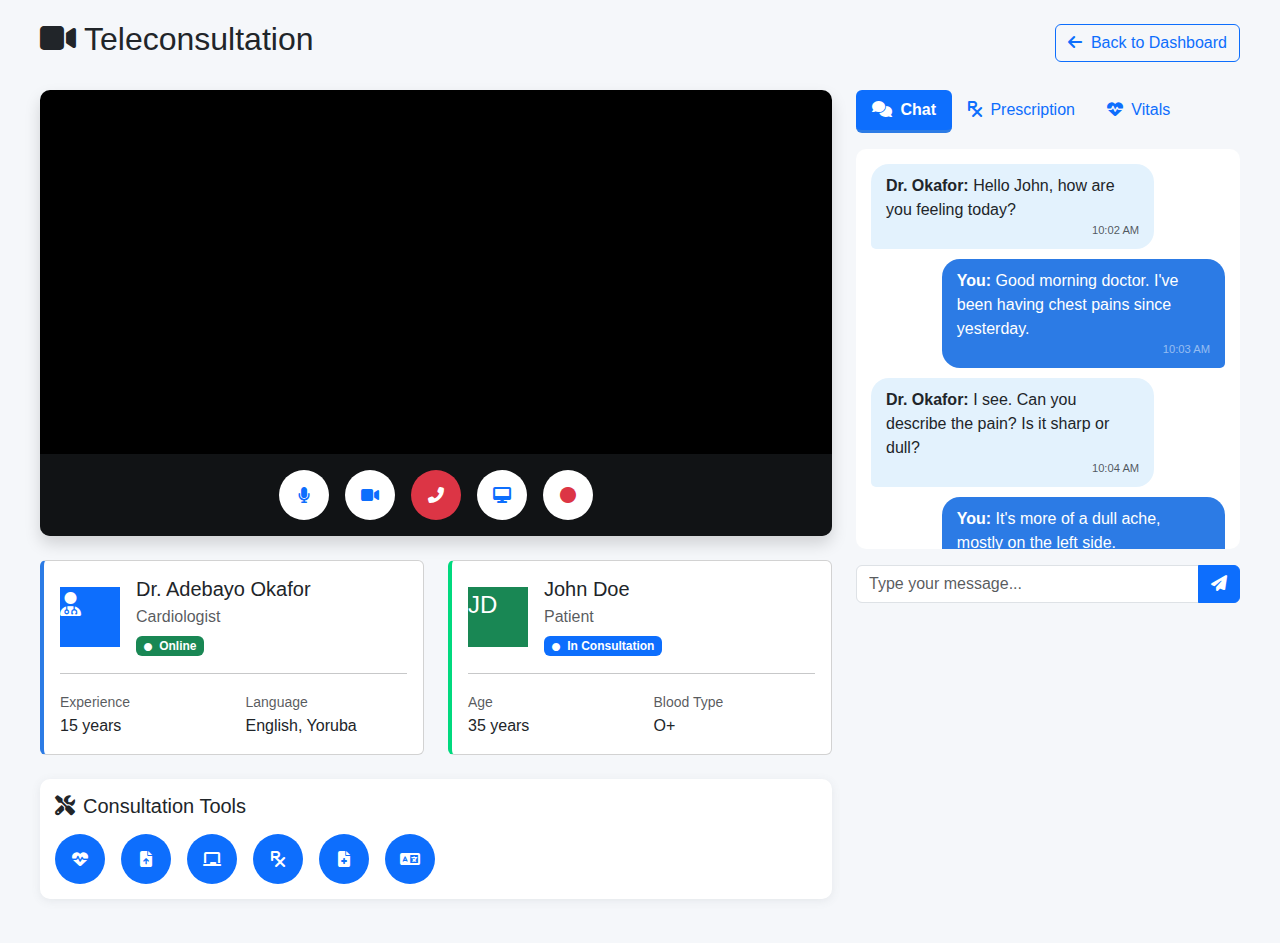
<file: teleconsultation.html>
<!DOCTYPE html>
<html lang="en">
<head>
    <meta charset="UTF-8">
    <meta name="viewport" content="width=device-width, initial-scale=1.0">
    <title>CareNet | Teleconsultation</title>
    <!-- Bootstrap CSS -->
    <link rel="stylesheet" href="./dist/css/bootstrap.min.css">
    <!-- Font Awesome -->
    <link rel="stylesheet" href="./icon/css/all.css">
    <style>
        :root {
            --primary-color: #2c7be5;
            --secondary-color: #6e84a3;
            --success-color: #00d97e;
            --danger-color: #e63757;
        }
        
        body {
            background-color: #f5f7fa;
            font-family: 'Segoe UI', Tahoma, Geneva, Verdana, sans-serif;
        }
        
        .consultation-container {
            max-width: 1200px;
            margin: 20px auto;
        }
        
        .video-container {
            background-color: #000;
            border-radius: 10px;
            overflow: hidden;
            position: relative;
            box-shadow: 0 0.5rem 1rem rgba(0, 0, 0, 0.15);
        }
        
        .doctor-info-card {
            border-left: 4px solid var(--primary-color);
        }
        
        .patient-info-card {
            border-left: 4px solid var(--success-color);
        }
        
        .consultation-tools {
            background-color: white;
            border-radius: 10px;
            padding: 15px;
            box-shadow: 0 0.125rem 0.625rem rgba(90, 97, 105, 0.1);
        }
        
        .tool-btn {
            width: 50px;
            height: 50px;
            border-radius: 50%;
            display: flex;
            align-items: center;
            justify-content: center;
            cursor: pointer;
            transition: all 0.3s;
        }
        
        .tool-btn:hover {
            transform: scale(1.1);
        }
        
        .chat-container {
            height: 400px;
            overflow-y: auto;
            background-color: white;
            border-radius: 10px;
            padding: 15px;
        }
        
        .chat-message {
            max-width: 80%;
            margin-bottom: 10px;
            padding: 10px 15px;
            border-radius: 18px;
        }
        
        .doctor-message {
            background-color: #e3f2fd;
            border-bottom-left-radius: 5px;
            margin-right: auto;
        }
        
        .patient-message {
            background-color: var(--primary-color);
            color: white;
            border-bottom-right-radius: 5px;
            margin-left: auto;
        }
        
        .prescription-item {
            border-left: 3px solid var(--primary-color);
            padding-left: 10px;
            margin-bottom: 10px;
        }
        
        .vitals-card {
            background-color: #f8f9fa;
            border-radius: 10px;
            padding: 15px;
            height: 100%;
        }
        
        .vital-value {
            font-size: 1.5rem;
            font-weight: bold;
        }
        
        .consultation-tab {
            cursor: pointer;
            border-bottom: 3px solid transparent;
            transition: all 0.3s;
        }
        
        .consultation-tab.active {
            border-bottom-color: var(--primary-color);
            color: var(--primary-color);
            font-weight: 600;
        }
        
        @media (max-width: 768px) {
            .video-container {
                height: 250px;
            }
        }
    </style>
</head>
<body>
    <div class="consultation-container">
        <!-- Header -->
        <div class="d-flex justify-content-between align-items-center mb-4">
            <h2><i class="fas fa-video me-2"></i>Teleconsultation</h2>
            <a href="dashboard.html" class="btn btn-outline-primary">
                <i class="fas fa-arrow-left me-1"></i> Back to Dashboard
            </a>
        </div>
        
        <div class="row">
            <!-- Main Video Column -->
            <div class="col-lg-8">
                <!-- Video Container -->
                <div class="video-container mb-4">
                    <div class="ratio ratio-16x9">
                        <!-- Doctor Video Feed -->
                        <video id="doctorVideo" autoplay playsinline></video>
                        <!-- Patient Video PIP -->
                        <div class="position-absolute" style="bottom: 20px; right: 20px; width: 25%;">
                            <video id="patientVideo" autoplay playsinline muted class="rounded shadow"></video>
                        </div>
                    </div>
                    
                    <!-- Consultation Controls -->
                    <div class="position-absolute bottom-0 start-0 end-0 bg-dark bg-opacity-50 p-3 d-flex justify-content-center gap-3">
                        <div class="tool-btn bg-white" title="Mute Audio">
                            <i class="fas fa-microphone text-primary"></i>
                        </div>
                        <div class="tool-btn bg-white" title="Turn Off Video">
                            <i class="fas fa-video text-primary"></i>
                        </div>
                        <div class="tool-btn bg-danger" title="End Call">
                            <i class="fas fa-phone-alt text-white"></i>
                        </div>
                        <div class="tool-btn bg-white" title="Screen Share">
                            <i class="fas fa-desktop text-primary"></i>
                        </div>
                        <div class="tool-btn bg-white" title="Record Session">
                            <i class="fas fa-circle text-danger"></i>
                        </div>
                    </div>
                </div>
                
                <!-- Doctor & Patient Info -->
                <div class="row mb-4">
                    <div class="col-md-6">
                        <div class="card doctor-info-card h-100">
                            <div class="card-body">
                                <div class="d-flex align-items-center">
                                    <div class="avatar bg-primary text-white me-3" style="width: 60px; height: 60px; font-size: 1.5rem;">
                                        <i class="fas fa-user-md"></i>
                                    </div>
                                    <div>
                                        <h5 class="mb-1">Dr. Adebayo Okafor</h5>
                                        <p class="mb-1 text-muted">Cardiologist</p>
                                        <span class="badge bg-success">
                                            <i class="fas fa-circle me-1" style="font-size: 0.5rem;"></i> Online
                                        </span>
                                    </div>
                                </div>
                                <hr>
                                <div class="row">
                                    <div class="col-6">
                                        <small class="text-muted">Experience</small>
                                        <p class="mb-0">15 years</p>
                                    </div>
                                    <div class="col-6">
                                        <small class="text-muted">Language</small>
                                        <p class="mb-0">English, Yoruba</p>
                                    </div>
                                </div>
                            </div>
                        </div>
                    </div>
                    <div class="col-md-6">
                        <div class="card patient-info-card h-100">
                            <div class="card-body">
                                <div class="d-flex align-items-center">
                                    <div class="avatar bg-success text-white me-3" style="width: 60px; height: 60px; font-size: 1.5rem;">
                                        JD
                                    </div>
                                    <div>
                                        <h5 class="mb-1">John Doe</h5>
                                        <p class="mb-1 text-muted">Patient</p>
                                        <span class="badge bg-primary">
                                            <i class="fas fa-circle me-1" style="font-size: 0.5rem;"></i> In Consultation
                                        </span>
                                    </div>
                                </div>
                                <hr>
                                <div class="row">
                                    <div class="col-6">
                                        <small class="text-muted">Age</small>
                                        <p class="mb-0">35 years</p>
                                    </div>
                                    <div class="col-6">
                                        <small class="text-muted">Blood Type</small>
                                        <p class="mb-0">O+</p>
                                    </div>
                                </div>
                            </div>
                        </div>
                    </div>
                </div>
                
                <!-- Consultation Tools -->
                <div class="consultation-tools mb-4">
                    <h5 class="mb-3"><i class="fas fa-tools me-2"></i>Consultation Tools</h5>
                    <div class="d-flex flex-wrap gap-3">
                        <div class="tool-btn bg-primary" title="Vitals Monitor">
                            <i class="fas fa-heartbeat text-white"></i>
                        </div>
                        <div class="tool-btn bg-primary" title="Share File">
                            <i class="fas fa-file-upload text-white"></i>
                        </div>
                        <div class="tool-btn bg-primary" title="Whiteboard">
                            <i class="fas fa-chalkboard text-white"></i>
                        </div>
                        <div class="tool-btn bg-primary" title="Prescription">
                            <i class="fas fa-prescription text-white"></i>
                        </div>
                        <div class="tool-btn bg-primary" title="Medical History">
                            <i class="fas fa-file-medical text-white"></i>
                        </div>
                        <div class="tool-btn bg-primary" title="Translator">
                            <i class="fas fa-language text-white"></i>
                        </div>
                    </div>
                </div>
            </div>
            
            <!-- Right Sidebar Column -->
            <div class="col-lg-4">
                <!-- Consultation Tabs -->
                <ul class="nav nav-pills mb-3" id="consultationTabs">
                    <li class="nav-item">
                        <div class="nav-link consultation-tab active" data-bs-target="#chatTab">
                            <i class="fas fa-comments me-1"></i> Chat
                        </div>
                    </li>
                    <li class="nav-item">
                        <div class="nav-link consultation-tab" data-bs-target="#prescriptionTab">
                            <i class="fas fa-prescription me-1"></i> Prescription
                        </div>
                    </li>
                    <li class="nav-item">
                        <div class="nav-link consultation-tab" data-bs-target="#vitalsTab">
                            <i class="fas fa-heartbeat me-1"></i> Vitals
                        </div>
                    </li>
                </ul>
                
                <!-- Tab Content -->
                <div class="tab-content">
                    <!-- Chat Tab -->
                    <div class="tab-pane fade show active" id="chatTab">
                        <div class="chat-container mb-3">
                            <div class="chat-message doctor-message">
                                <strong>Dr. Okafor:</strong> Hello John, how are you feeling today?
                                <div class="text-end text-muted" style="font-size: 0.7rem;">10:02 AM</div>
                            </div>
                            <div class="chat-message patient-message">
                                <strong>You:</strong> Good morning doctor. I've been having chest pains since yesterday.
                                <div class="text-end text-white-50" style="font-size: 0.7rem;">10:03 AM</div>
                            </div>
                            <div class="chat-message doctor-message">
                                <strong>Dr. Okafor:</strong> I see. Can you describe the pain? Is it sharp or dull?
                                <div class="text-end text-muted" style="font-size: 0.7rem;">10:04 AM</div>
                            </div>
                            <div class="chat-message patient-message">
                                <strong>You:</strong> It's more of a dull ache, mostly on the left side.
                                <div class="text-end text-white-50" style="font-size: 0.7rem;">10:05 AM</div>
                            </div>
                            <div class="chat-message doctor-message">
                                <strong>Dr. Okafor:</strong> Thank you. I'm going to check your vitals now.
                                <div class="text-end text-muted" style="font-size: 0.7rem;">10:06 AM</div>
                            </div>
                        </div>
                        <div class="input-group">
                            <input type="text" class="form-control" placeholder="Type your message...">
                            <button class="btn btn-primary" type="button">
                                <i class="fas fa-paper-plane"></i>
                            </button>
                        </div>
                    </div>
                    
                    <!-- Prescription Tab -->
                    <div class="tab-pane fade" id="prescriptionTab">
                        <div class="chat-container">
                            <div class="alert alert-info">
                                <i class="fas fa-info-circle me-2"></i> Prescription will appear here after doctor's review
                            </div>
                            
                            <!-- Sample Prescription (would be generated by doctor) -->
                            <div class="prescription-item">
                                <h6>Amoxicillin 500mg</h6>
                                <p class="mb-1 text-muted">1 tablet every 8 hours for 7 days</p>
                                <small class="text-muted">For bacterial infection</small>
                            </div>
                            <div class="prescription-item">
                                <h6>Ibuprofen 400mg</h6>
                                <p class="mb-1 text-muted">1 tablet every 6 hours as needed for pain</p>
                                <small class="text-muted">For chest discomfort</small>
                            </div>
                            <div class="prescription-item">
                                <h6>Omeprazole 20mg</h6>
                                <p class="mb-1 text-muted">1 capsule daily before breakfast</p>
                                <small class="text-muted">For acid reflux</small>
                            </div>
                            
                            <div class="mt-3 p-2 bg-light rounded">
                                <small class="text-muted">Doctor's Notes:</small>
                                <p class="mb-0">Follow up in 2 weeks if symptoms persist. Avoid strenuous activity.</p>
                            </div>
                        </div>
                    </div>
                    
                    <!-- Vitals Tab -->
                    <div class="tab-pane fade" id="vitalsTab">
                        <div class="chat-container">
                            <div class="row g-3">
                                <div class="col-6">
                                    <div class="vitals-card">
                                        <div class="d-flex justify-content-between">
                                            <div>
                                                <small class="text-muted">Heart Rate</small>
                                                <h3 class="vital-value text-danger">82</h3>
                                                <small>bpm</small>
                                            </div>
                                            <i class="fas fa-heartbeat text-danger fa-2x"></i>
                                        </div>
                                        <div class="progress mt-2" style="height: 5px;">
                                            <div class="progress-bar bg-danger" role="progressbar" style="width: 65%;"></div>
                                        </div>
                                    </div>
                                </div>
                                <div class="col-6">
                                    <div class="vitals-card">
                                        <div class="d-flex justify-content-between">
                                            <div>
                                                <small class="text-muted">Blood Pressure</small>
                                                <h3 class="vital-value text-primary">120/80</h3>
                                                <small>mmHg</small>
                                            </div>
                                            <i class="fas fa-tint text-primary fa-2x"></i>
                                        </div>
                                        <div class="progress mt-2" style="height: 5px;">
                                            <div class="progress-bar bg-primary" role="progressbar" style="width: 75%;"></div>
                                        </div>
                                    </div>
                                </div>
                                <div class="col-6">
                                    <div class="vitals-card">
                                        <div class="d-flex justify-content-between">
                                            <div>
                                                <small class="text-muted">Oxygen</small>
                                                <h3 class="vital-value text-success">98%</h3>
                                                <small>SpO2</small>
                                            </div>
                                            <i class="fas fa-lungs text-success fa-2x"></i>
                                        </div>
                                        <div class="progress mt-2" style="height: 5px;">
                                            <div class="progress-bar bg-success" role="progressbar" style="width: 98%;"></div>
                                        </div>
                                    </div>
                                </div>
                                <div class="col-6">
                                    <div class="vitals-card">
                                        <div class="d-flex justify-content-between">
                                            <div>
                                                <small class="text-muted">Temperature</small>
                                                <h3 class="vital-value text-warning">36.7°C</h3>
                                                <small>oral</small>
                                            </div>
                                            <i class="fas fa-thermometer-half text-warning fa-2x"></i>
                                        </div>
                                        <div class="progress mt-2" style="height: 5px;">
                                            <div class="progress-bar bg-warning" role="progressbar" style="width: 50%;"></div>
                                        </div>
                                    </div>
                                </div>
                            </div>
                            
                            <div class="mt-3">
                                <small class="text-muted">Last Updated:</small>
                                <p class="mb-0">2 minutes ago via IoT wearable device</p>
                            </div>
                            
                            <button class="btn btn-primary w-100 mt-3">
                                <i class="fas fa-sync-alt me-2"></i> Refresh Vitals
                            </button>
                        </div>
                    </div>
                </div>
            </div>
        </div>
    </div>

    <!-- Bootstrap JS -->
    <script src="./dist/js/bootstrap.min.js"></script>
    
    <script>
        // Tab switching functionality
        const tabs = document.querySelectorAll('.consultation-tab');
        tabs.forEach(tab => {
            tab.addEventListener('click', function() {
                // Remove active class from all tabs
                tabs.forEach(t => t.classList.remove('active'));
                // Add active class to clicked tab
                this.classList.add('active');
                // Show corresponding tab content
                const target = this.getAttribute('data-bs-target');
                document.querySelectorAll('.tab-pane').forEach(pane => {
                    pane.classList.remove('show', 'active');
                });
                document.querySelector(target).classList.add('show', 'active');
            });
        });
        
        // Simulate video elements (in a real app these would be WebRTC streams)
        document.addEventListener('DOMContentLoaded', function() {
            // This is just for demonstration - in a real app you would:
            // 1. Get user media for patientVideo
            // 2. Receive doctor's stream via WebRTC
            const doctorVideo = document.getElementById('doctorVideo');
            const patientVideo = document.getElementById('patientVideo');
            
            // For demo purposes, we'll just show placeholder text
            doctorVideo.innerHTML = `
                <div style="width:100%;height:100%;display:flex;justify-content:center;align-items:center;background-color:#333;color:white;">
                    <div style="text-align:center;">
                        <i class="fas fa-user-md fa-5x mb-3"></i>
                        <h3>Dr. Okafor's Video Feed</h3>
                        <p>Consultation in progress</p>
                    </div>
                </div>
            `;
            
            patientVideo.innerHTML = `
                <div style="width:100%;height:100%;display:flex;justify-content:center;align-items:center;background-color:#555;color:white;">
                    <div style="text-align:center;">
                        <i class="fas fa-user fa-3x mb-2"></i>
                        <p>Your Camera</p>
                    </div>
                </div>
            `;
            
            // Simulate end call button
            document.querySelector('.tool-btn.bg-danger').addEventListener('click', function() {
                if(confirm('Are you sure you want to end the consultation?')) {
                    alert('Consultation ended. Returning to dashboard...');
                    window.location.href = 'dashboard.html';
                }
            });
        });
    </script>
</body>
</html>
</file>
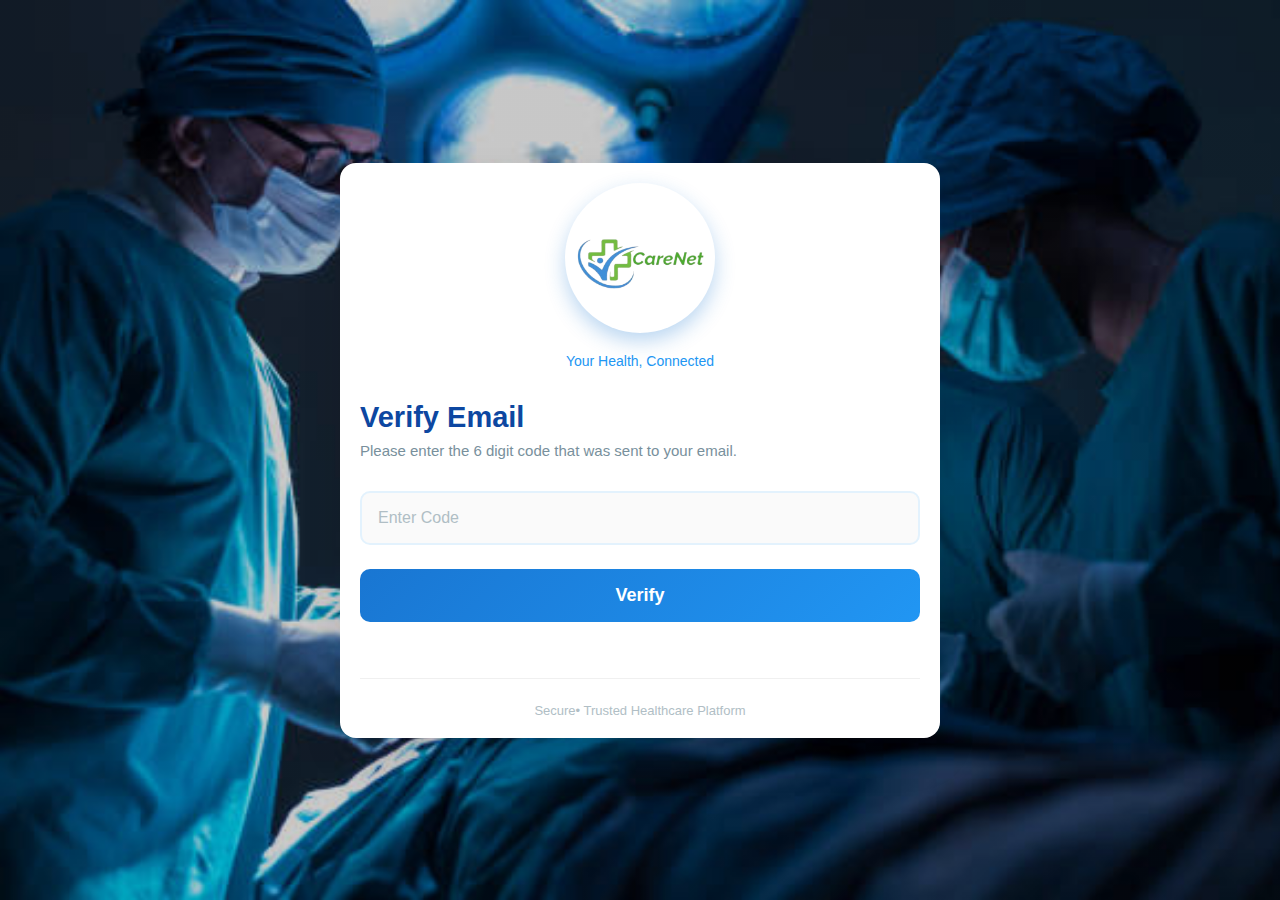
<file: verify.html>
<!DOCTYPE html>
<html lang="en">
<head>
    <meta charset="UTF-8">
    <meta name="viewport" content="width=device-width, initial-scale=1.0">
    <link rel="stylesheet" href="./CSS/verify.css">
    <title>CareNet - Verify Email</title>
</head>
<body>
    <div class="verify-container">
        <div class="logo-container">
            <div class="logo">
                <img src="./img/IMG-20250615-WA0265_2_-removebg-preview-1.png" alt="">
            </div>
            <div class="logo-subtitle">Your Health, Connected</div>
        </div>

        <div class="verify-header">
            <h1 class="verify-title">Verify Email</h1>
            <p class="verify-subtitle">Please enter the 6 digit code that was sent to your email.  </p>
        </div>

        <form>
            <div class="form-group">
                <div class="input-container">                    
                    <input type="email" class="form-input" placeholder="Enter Code" required>
                </div>
            </div>           
             <button class="verify-btn" type="submit" class="password-btn">Verify</button>
        </form>
        
            <div class="footer-info">
            Secure• Trusted Healthcare Platform
        </div>
    </div>
</body>
</html>
</file>
<file: CSS/style.css>
:root {
    --bs-primary: #0d6efd;
    --bs-primary-dark: #0b5ed7;
    --bs-purple: #6f42c1;
}

/* Custom colors */
.bg-purple {
    background-color: var(--bs-purple) !important;
}
.text-purple {
    color: var(--bs-purple) !important;
}
.bg-primary-dark {
    background-color: var(--bs-primary-dark);
}

/* Nav-style */
.navbar-collapse a{
    color: blue;
}
.navbar-collapse:hover{
    color: green;
}

.bg-ash{
    background-color:#ffffffc0
}

/* Hero Section */
.hero-section {
    background: url('../img/IMG-20250616-WA0077.jpg') no-repeat center center;
    background-size: cover;
    position: relative;
    min-height: 100vh;
    margin-top: 0;
    display: flex;
    align-items: center;
    color: white;
}

.hero-overlay {
    position: absolute;
    top: 0;
    left: 0;
    width: 100%;
    height: 100%;
    background: rgba(0, 0, 0, 0.5);
}

.hero-devices-container {
    position: relative;
    perspective: 1000px;
}

.hero-device-image {
    border-radius: 15px;
    transform: rotateY(-15deg);
    box-shadow: 0 20px 40px rgba(0, 0, 0, 0.3);
    border: 10px solid white;
}

.hero-device-frame {
    position: absolute;
    top: 0;
    left: 0;
    width: 100%;
    height: 100%;
    border: 15px solid rgba(255, 255, 255, 0.1);
    border-radius: 25px;
    pointer-events: none;
}

.hero-scroll-down {
    position: absolute;
    bottom: 30px;
    left: 50%;
    transform: translateX(-50%);
    animation: bounce 2s infinite;
}

@keyframes bounce {
    0%, 20%, 50%, 80%, 100% {
        transform: translateY(0) translateX(-50%);
    }
    40% {
        transform: translateY(-20px) translateX(-50%);
    }
    60% {
        transform: translateY(-10px) translateX(-50%);
    }
}
/* background */
#features{
background: linear-gradient(rgba(250, 250, 250, 0.692)),url('../img/images.jpg') no-repeat center center;
    background-size: cover;
}
#how-it-works{
background: linear-gradient(rgba(250, 250, 250, 0.692)),url('../img/istockphoto-2193889738-612x612.jpg') no-repeat center center;
    background-size: cover;
}
#services{
    background: linear-gradient(rgba(250, 250, 250, 0.692)),url('../img/istockphoto-2193889738-612x612.jpg') no-repeat center center;
    background-size: cover;
}
#impact{
    background: linear-gradient(rgba(250, 250, 250, 0.692)),url('../img/istockphoto-2193889738-612x612.jpg') no-repeat center center;
    background-size: cover;
}
#testimony{
    background: linear-gradient(rgba(250, 250, 250, 0.692)),url('../img/istockphoto-1756196346-612x612.jpg') no-repeat center center;
    background-size: cover;
}
#faq{
     background: linear-gradient(rgba(250, 250, 250, 0.692)),url('../img/istockphoto-2193889738-612x612.jpg') no-repeat center center;
    background-size: cover;
}
#maternal{
    background: linear-gradient(rgba(250, 250, 250, 0.692)),url('../img/istockphoto-2193889738-612x612.jpg') no-repeat center center;
    background-size: cover;
}
/* Service Cards */
.service-card {
    transition: all 0.3s ease;
    border-radius: 15px;
    overflow: hidden;
}

.service-card:hover {
    transform: translateY(-10px);
    box-shadow: 0 15px 30px rgba(0, 0, 0, 0.1) !important;
}

.service-card .card-img-top {
    position: relative;
    height: 200px;
    overflow: hidden;
}

.service-card img {
    width: 100%;
    height: 100%;
    object-fit: cover;
    transition: transform 0.5s ease;
}

.service-card:hover img {
    transform: scale(1.05);
}

.service-icon {
    position: absolute;
    top: 20px;
    right: 20px;
    width: 50px;
    height: 50px;
    background: rgba(255, 255, 255, 0.9);
    border-radius: 50%;
    display: flex;
    align-items: center;
    justify-content: center;
    font-size: 1.2rem;
    color: var(--bs-primary);
    box-shadow: 0 5px 15px rgba(0, 0, 0, 0.1);
}

/* FAQ Cards */
.faq-card {
    border-radius: 15px;
    overflow: hidden;
}

.object-fit-cover {
    object-fit: cover;
    width: 100%;
    height: 100%;
}

.accordion-button:not(.collapsed)::after {
    background-image: var(--bs-accordion-btn-icon);
}

.accordion-button::after {
    background-image: var(--bs-accordion-btn-icon);
}

/* Responsive Adjustments */
@media (max-width: 767.98px) {
    .hero-section {
        min-height: auto;
        padding: 100px 0 60px;
    }
    
    .faq-card .row > [class^="col-"] {
        width: 100%;
    }
    
    .faq-card img {
        height: 200px;
    }
}
/* Feature Icons */
.feature-icon {
    width: 60px;
    height: 60px;
    border-radius: 50%;
    display: flex;
    align-items: center;
    justify-content: center;
}
/* Testimonials */
.testimonial-card {
    border: none;
    border-radius: 0.5rem;
    box-shadow: 0 5px 15px rgba(0, 0, 0, 0.05);
    transition: all 0.3s ease;
}

.testimonial-card:hover {
    transform: translateY(-5px);
    box-shadow: 0 10px 25px rgba(0, 0, 0, 0.1);
}

.testimonial-text {
    font-style: italic;
    color: var(--secondary);
}

.testimonial-author img {
    border: 2px solid var(--primary);
}

/* Impact Icons */
.impact-icon {
    width: 80px;
    height: 80px;
    border-radius: 50%;
    display: flex;
    align-items: center;
    justify-content: center;
}

/* How It Works Steps */
.step-number {
    width: 40px;
    height: 40px;
    border-radius: 50%;
    display: flex;
    align-items: center;
    justify-content: center;
    font-weight: bold;
}

/* Responsive adjustments */
@media (max-width: 768px) {
    .hero-section {
        padding: 8rem 0 4rem;
    }
    
    .stats-bar .col-md-3 {
        margin-bottom: 1rem;
    }
}

/* Animation for cards */
.card {
    transition: transform 0.3s ease, box-shadow 0.3s ease;
}
.card:hover {
    transform: translateY(-5px);
    box-shadow: 0 10px 20px rgba(0, 0, 0, 0.1) !important;
}

/* Testimonial cards */
.bg-primary-dark {
    background-color: #0d6efd33;
    backdrop-filter: blur(10px);
}

/* Teleconsultation Styles */
.icon-circle {
    width: 40px;
    height: 40px;
    border-radius: 50%;
    display: flex;
    align-items: center;
    justify-content: center;
}

/* Medication Tracker Styles */
.medication-timeline {
    position: relative;
    padding-left: 30px;
}

.timeline-group {
    position: relative;
    margin-bottom: 25px;
}

.timeline-group:before {
    content: '';
    position: absolute;
    left: -30px;
    top: 0;
    bottom: 0;
    width: 2px;
    background: #dee2e6;
}

.timeline-group:last-child:before {
    bottom: calc(100% - 30px);
}

.timeline-header {
    display: flex;
    align-items: center;
    margin-bottom: 15px;
    position: relative;
}

.timeline-header:before {
    content: '';
    position: absolute;
    left: -38px;
    width: 12px;
    height: 12px;
    border-radius: 50%;
    background: #0d6efd;
    border: 3px solid white;
    z-index: 1;
}

.timeline-items {
    background: #f8f9fa;
    border-radius: 10px;
    padding: 15px;
}

.medication-item {
    display: flex;
    justify-content: space-between;
    align-items: center;
    padding: 10px 0;
    border-bottom: 1px solid #eee;
}

.medication-item:last-child {
    border-bottom: none;
}

.medication-info h6 {
    margin-bottom: 5px;
}

.medication-status {
    text-align: right;
}

/* Family Health Styles */
.family-member-card {
    padding: 20px;
    border-radius: 10px;
    background: #f8f9fa;
    height: 100%;
}

.member-avatar {
    position: relative;
    display: inline-block;
}

.member-status {
    position: absolute;
    bottom: 5px;
    right: 5px;
    width: 15px;
    height: 15px;
    border-radius: 50%;
    border: 2px solid white;
}

.add-new-member {
    background: transparent;
    border: 2px dashed #dee2e6;
    display: flex;
    flex-direction: column;
    justify-content: center;
}

.add-new-member .member-avatar {
    transition: all 0.3s;
}

.add-new-member:hover {
    border-color: #0d6efd;
}

.add-new-member:hover .member-avatar {
    background: rgba(13, 110, 253, 0.1) !important;
}

/* Responsive Adjustments */
@media (max-width: 767.98px) {
    .medication-item {
        flex-direction: column;
        align-items: flex-start;
    }
    
    .medication-status {
        margin-top: 10px;
        text-align: left;
        width: 100%;
    }
}

/* Doctor Chatbot Styles */
.doctor-chatbot {
    position: fixed;
    bottom: 30px;
    right: 30px;
    z-index: 1050;
}

.doctor-avatar {
    width: 80px;
    height: 80px;
    border-radius: 50%;
    background: linear-gradient(135deg, #0d6efd, #6f42c1);
    padding: 5px;
    cursor: pointer;
    box-shadow: 0 10px 25px rgba(13, 110, 253, 0.3);
    position: relative;
    transition: all 0.3s ease;
}

.doctor-avatar img {
    width: 100%;
    height: 100%;
    border-radius: 50%;
    object-fit: cover;
    border: 3px solid white;
}

.online-status {
    position: absolute;
    bottom: 5px;
    right: 5px;
    width: 15px;
    height: 15px;
    background-color: #28a745;
    border-radius: 50%;
    border: 2px solid white;
}

.pulse-animation {
    animation: pulse 2s infinite;
}

@keyframes pulse {
    0% {
        box-shadow: 0 0 0 0 rgba(13, 110, 253, 0.7);
    }
    70% {
        box-shadow: 0 0 0 15px rgba(13, 110, 253, 0);
    }
    100% {
        box-shadow: 0 0 0 0 rgba(13, 110, 253, 0);
    }
}

.chatbot-container {
    position: absolute;
    bottom: 100px;
    right: 0;
    width: 350px;
    max-width: 90vw;
    background: white;
    border-radius: 15px;
    box-shadow: 0 10px 30px rgba(0, 0, 0, 0.1);
    display: none;
    flex-direction: column;
    overflow: hidden;
    transform: translateY(20px);
    opacity: 0;
    transition: all 0.3s ease;
}

.doctor-chatbot.active .chatbot-container {
    display: flex;
    transform: translateY(0);
    opacity: 1;
}

.chatbot-header {
    background: linear-gradient(135deg, #0d6efd, #6f42c1);
    color: white;
    padding: 15px;
    display: flex;
    justify-content: space-between;
    align-items: center;
}

.doctor-info {
    display: flex;
    align-items: center;
    gap: 10px;
}

.doctor-info img {
    border-radius: 50%;
}

.doctor-info h6 {
    margin: 0;
    font-weight: 600;
}

.btn-close-chat {
    background: none;
    border: none;
    color: white;
    font-size: 1.2rem;
    cursor: pointer;
}

.chatbot-messages {
    flex: 1;
    padding: 15px;
    overflow-y: auto;
    background-color: #f8f9fa;
    display: flex;
    flex-direction: column;
    gap: 15px;
}

.message {
    max-width: 80%;
    padding: 10px 15px;
    border-radius: 18px;
    font-size: 0.9rem;
}

.doctor-message {
    align-self: flex-start;
    background: white;
    box-shadow: 0 2px 5px rgba(0, 0, 0, 0.1);
    border-bottom-left-radius: 5px;
}

.user-message {
    align-self: flex-end;
    background: #0d6efd;
    color: white;
    border-bottom-right-radius: 5px;
}

.quick-actions {
    display: flex;
    flex-wrap: wrap;
    gap: 8px;
    margin-top: 10px;
}

.btn-quick-action {
    background: rgba(13, 110, 253, 0.1);
    border: none;
    border-radius: 20px;
    padding: 5px 12px;
    font-size: 0.8rem;
    color: #0d6efd;
    display: flex;
    align-items: center;
    gap: 5px;
    cursor: pointer;
    transition: all 0.2s ease;
}

.btn-quick-action:hover {
    background: rgba(13, 110, 253, 0.2);
}

.chatbot-input {
    display: flex;
    padding: 10px;
    background: white;
    border-top: 1px solid #eee;
}

.chatbot-input input {
    flex: 1;
    border: 1px solid #ddd;
    border-radius: 20px;
    padding: 10px 15px;
    margin-right: 10px;
    outline: none;
}

.btn-send {
    background: #0d6efd;
    color: white;
    border: none;
    width: 40px;
    height: 40px;
    border-radius: 50%;
    display: flex;
    align-items: center;
    justify-content: center;
    cursor: pointer;
    transition: all 0.2s ease;
}

.btn-send:hover {
    background: #0b5ed7;
}
</file>
<file: CSS/forgot_password.css>
* {
    margin: 0;
    padding: 0;
    box-sizing: border-box;
}

body {
    font-family: 'Segoe UI', Tahoma, Geneva, Verdana, sans-serif;
    background: linear-gradient(rgba(0, 0, 0, 0.2)), url(../img/IMG-20250616-WA0077.jpg) center/cover no-repeat;
    min-height: 100vh;
    display: flex;
    align-items: center;
    justify-content: center;
}

.password-container {
    background: white;
    padding: 20px;
    margin: 20px 0;
    border-radius: 16px;
    box-shadow: 0 20px 40px rgba(0, 0, 0, 0.1);
    width: 100%;
    max-width: 600px;
    position: relative;
}

.logo-container {
    text-align: center;
    margin-bottom: 32px;
}

.logo img{
    color: white;
    width: 150px;
    height: 150px;
    border-radius: 50%;
    display: inline-flex;
    align-items: center;
    justify-content: center;
    margin-bottom: 16px;
    box-shadow: 0 8px 20px rgba(25, 118, 210, 0.3);
}

.logo-subtitle {
    color: #2196f3;
    font-size: 14px;
    font-weight: 500;
}

.password-header {
    text-align: justify;
    margin-bottom: 32px;
}

.password-title {
    color: #0d47a1;
    font-size: 29px;
    font-weight: 600;
    margin-bottom: 8px;
}

.password-subtitle {
    color: #78909c;
    font-size: 15px;
}

.form-group {
    position: relative;
    margin-bottom: 24px;
}

.input-container {
    position: relative;
}

.form-input {
    width: 100%;
    padding: 16px 50px 16px 16px;
    border: 2px solid #e3f2fd;
    border-radius: 10px;
    font-size: 16px;
    background: #fafafa;
    transition: all 0.3s ease;
    outline: none;
}

.form-input:focus {
    border-color: #2196f3;
    background: white;
    box-shadow: 0 0 0 3px rgba(33, 150, 243, 0.1);
}

.form-input::placeholder {
    color: #b0bec5;
}
.password-btn {
    width: 100%;
    padding: 16px;
    background: linear-gradient(135deg, #1976d2, #2196f3);
    color: white;
    border: none;
    border-radius: 10px;
    font-size: 18px;
    font-weight: 600;
    cursor: pointer;
    transition: all 0.3s ease;
    margin-bottom: 24px;
}

.password-btn:hover {
    transform: translateY(-2px);
    box-shadow: 0 8px 25px rgba(25, 118, 210, 0.3);
}

.password-btn:active {
    transform: translateY(0);
}


.footer-info {
    text-align: center;
    margin-top: 32px;
    padding-top: 24px;
    border-top: 1px solid #f0f0f0;
    color: #b0bec5;
    font-size: 13px;
}

/* Tablet Styles */
@media (max-width: 1024px) and (min-width: 769px) {
    .password-container {
        max-width: 500px;
        padding: 48px;
    }
    
    .logo img{
        width: 90px;
        height: 90px;
        font-size: 35px;
    }
    
    .password-title {
        font-size: 32px;
    }
    
    .form-input {
        padding: 18px 55px 18px 18px;
        font-size: 18px;
    }
    
    .input-icon {
        font-size: 19px;
        right: 18px;
    }
    
    .password-btn {
        padding: 18px;
        font-size: 19px;
    }
}

/* Small Tablet / Large Mobile Styles */
@media (max-width: 768px) and (min-width: 481px) {
    body {
        padding: 16px;
    }
    
    .password-container {
        margin: 16px auto;
        padding: 40px;
        max-width: 450px;
    }
    
    .logo img{
        width: 75px;
        height: 75px;
    }
    
    .password-title {
        font-size: 27px;
    }
    
    .password-subtitle {
        font-size: 14px;
    }
    
    .form-input {
        padding: 16px 50px 16px 16px;
        font-size: 16px;
    }
    
}

/* Mobile Phone Styles */
@media (max-width: 480px) {
    body {
        padding: 8px;
    }
    
    .password-container {
        margin: 8px;
        padding: 24px;
        border-radius: 12px;
    }
    
    .logo img{
        width: 90px;
        height: 90px;
    }
    .logo-subtitle {
        font-size: 13px;
    }
    
    .password-header {
        margin-bottom: 24px;
    }
    
    .password-title {
        font-size: 24px;
    }
    
    .login-subtitle {
        font-size: 14px;
    }
    
    .form-group {
        margin-bottom: 19px;
    }
    
    .form-input {
        padding: 14px 45px 14px 14px;
        font-size: 15px;
        border-radius: 8px;
    }
         
    .password-btn {
        padding: 14px;
        font-size: 16px;
        border-radius: 8px;
        margin-bottom: 19px;
    }
    
    .divider {
        margin: 19px 0;
        font-size: 14px;
    }
           
    .footer-info {
        margin-top: 24px;
        padding-top: 19px;
        font-size: 12px;
    }
}

/* Extra Small Mobile Styles */
@media (max-width: 360px) {
    
    .password-container {
        margin: 4px;
        padding: 19px;
    }
    
    .logo img{
        width: 90px;
        height: 90px;
    }
    
    .password-title {
        font-size: 21px;
    }
    
    .form-input {
        padding: 12px 42px 12px 12px;
        font-size: 14px;
    }
           
    .password-btn {
        padding: 12px;
        font-size: 15px;
    }
}
</file>
<file: CSS/registration.css>
*{
            margin: 0;
            padding: 0;
        }

        body {
                font-family: 'Segoe UI', Tahoma, Geneva, Verdana, sans-serif;
                background: linear-gradient(rgba(0, 0, 0, 0.2)), url(../img/IMG-20250616-WA0077.jpg) center/cover no-repeat;
                display: flex;
                align-items: center;
                justify-content: center;
               padding-top: 50%;
               padding-bottom: 50%;
               height: fit-content;
        }

        .registration-container {
            background: white;
            padding: 20px;
            margin: 20px 0;
            border-radius: 16px;
            box-shadow: 0 20px 40px rgba(0, 0, 0, 0.1);
            width: 100%;
            max-width: 600px;
            position: relative;
        }

        .logo-container {
            text-align: center;
            margin-bottom: 32px;
        }

        .logo img{
            width: 150px;
            height: 150px;
            border-radius: 50%;
            display: inline-flex;
            align-items: center;
            justify-self: center;
            margin-bottom: 16px;
            box-shadow: 0 8px 20px rgba(25, 118, 210, 0.3);
        }

        .logo-text {
            font-size: 32px;
            font-weight: bold;
            color: #0d47a1;
            margin-bottom: 8px;
        }

        .logo-subtitle {
            color: #2196f3;
            font-size: 14px;
            font-weight: 500;
        }

        .registration-header {
            text-align: center;
            margin-bottom: 32px;
        }

        .registration-title {
            color: #0d47a1;
            font-size: 29px;
            font-weight: 600;
            margin-bottom: 8px;
        }

        .registration-subtitle {
            color: #78909c;
            font-size: 15px;
        }

        .form-row {
            display: flex;
            gap: 16px;
            margin-bottom: 24px;
        }

        .form-group {
            position: relative;
            margin-bottom: 24px;
            flex: 1;
        }

        .form-group.full-width {
            flex: none;
            width: 100%;
        }

        .input-container {
            position: relative;
        }

        .input-icon {
            position: absolute;
            right: 16px;
            top: 50%;
            transform: translateY(-50%);
            color: #000000;
            font-size: 18px;
            z-index: 1;
        }

        .form-input {
            width: 100%;
            padding: 16px 50px 16px 16px;
            border: 2px solid #e3f2fd;
            border-radius: 10px;
            font-size: 16px;
            background: #fafafa;
            transition: all 0.3s ease;
            outline: none;
        }

        .form-input:focus {
            border-color: #2196f3;
            background: white;
            box-shadow: 0 0 0 3px rgba(33, 150, 243, 0.1);
        }

        .form-input::placeholder {
            color: #b0bec5;
        }

        .form-select {
            width: 100%;
            padding: 16px 16px 16px 16px;
            border: 2px solid #e3f2fd;
            border-radius: 10px;
            font-size: 16px;
            background: #fafafa;
            transition: all 0.3s ease;
            outline: none;
            cursor: pointer;
        }

        .form-select:focus {
            border-color: #2196f3;
            background: white;
            box-shadow: 0 0 0 3px rgba(33, 150, 243, 0.1);
        }

        .checkbox-group {
            display: flex;
            align-items: flex-start;
            margin-bottom: 24px;
            gap: 12px;
        }

        .checkbox-input {
            margin-top: 2px;
            width: 18px;
            height: 18px;
            accent-color: #2196f3;
        }

        .checkbox-label {
            color: #78909c;
            font-size: 14px;
            line-height: 1.4;
            cursor: pointer;
        }

        .checkbox-label a {
            color: #2196f3;
            text-decoration: none;
            font-weight: 500;
        }

        .checkbox-label a:hover {
            color: #1976d2;
        }

        .registration-btn {
            width: 100%;
            padding: 16px;
            background: linear-gradient(135deg, #1976d2, #2196f3);
            color: white;
            border: none;
            border-radius: 10px;
            font-size: 18px;
            font-weight: 600;
            cursor: pointer;
            transition: all 0.3s ease;
            margin-bottom: 24px;
        }

        .registration-btn:hover {
            transform: translateY(-2px);
            box-shadow: 0 8px 25px rgba(25, 118, 210, 0.3);
        }

        .registration-btn:active {
            transform: translateY(0);
        }

        .divider {
            text-align: center;
            margin: 24px 0;
            position: relative;
            color: #78909c;
            font-size: 14px;
        }

        .divider::before {
            content: '';
            position: absolute;
            top: 50%;
            left: 0;
            right: 0;
            height: 1px;
            background: #e0e0e0;
            z-index: 0;
        }

        .divider span {
            background: white;
            padding: 0 16px;
            position: relative;
            z-index: 1;
        }

        .login-link {
            text-align: center;
            color: #78909c;
            font-size: 15px;
        }

        .login-link a {
            color: #2196f3;
            text-decoration: none;
            font-weight: 600;
            transition: color 0.3s ease;
        }

        .login-link a:hover {
            color: #1976d2;
        }

        .footer-info {
            text-align: center;
            margin-top: 32px;
            padding-top: 24px;
            border-top: 1px solid #f0f0f0;
            color: #b0bec5;
            font-size: 13px;
        }

        /* Tablet Styles */
        @media (max-width: 1024px) and (min-width: 769px) {
            body{
                padding: 100% 0;
            }
            .registration-container {
                max-width: 550px;
                padding: 48px;
            }
            
            .logo img{
                width: 90px;
                height: 90px;
            }
            
            .registration-title {
                font-size: 32px;
            }
            
            .form-input, .form-select {
                padding: 18px 55px 18px 18px;
                font-size: 18px;
            }
            
            .form-select {
                padding: 18px 18px 18px 18px;
            }
            
            .input-icon {
                font-size: 19px;
                right: 18px;
            }
            
            .registration-btn {
                padding: 18px;
                font-size: 19px;
            }
        }

        /* Small Tablet / Large Mobile Styles */
        @media (max-width: 768px) and (min-width: 481px) {
            body {
                padding-top: 100%;
                padding-bottom: 100%;
            }
            
            .registration-container {
                margin: 16px auto;
                padding: 40px;
                max-width: 500px;
            }
            
            .logo img{
                width: 75px;
                height: 75px;
            }
            
            .registration-title {
                font-size: 27px;
            }
            
            .registration-subtitle {
                font-size: 14px;
            }
            
            .form-input, .form-select {
                padding: 16px 50px 16px 16px;
                font-size: 16px;
            }
            
            .form-select {
                padding: 16px 16px 16px 16px;
            }
            
            .input-icon {
                font-size: 18px;
            }
        }

        /* Mobile Phone Styles */
        @media (max-width: 480px) {
            body {
                padding: 150% 10px;
            }
            
            .registration-container {
                margin: 8px;
                padding: 24px;
                border-radius: 12px;
            }
            
            .logo img{
                width: 65px;
                height: 65px;
                font-size: 26px;
                margin-bottom: 13px;
            }
            
            .logo-subtitle {
                font-size: 13px;
            }
            
            .registration-header {
                margin-bottom: 24px;
            }
            
            .registration-title {
                font-size: 24px;
            }
            
            .registration-subtitle {
                font-size: 14px;
            }
            
            .form-row {
                flex-direction: column;
                gap: 0;
            }
            
            .form-group {
                margin-bottom: 19px;
            }
            
            .form-input, .form-select {
                padding: 14px 45px 14px 14px;
                font-size: 15px;
                border-radius: 8px;
            }
            
            .form-select {
                padding: 14px 14px 14px 14px;
            }
            
            .input-icon {
                font-size: 16px;
                right: 14px;
            }
            
            .checkbox-group {
                margin-bottom: 19px;
            }
            
            .checkbox-label {
                font-size: 13px;
            }
            
            .registration-btn {
                padding: 14px;
                font-size: 16px;
                border-radius: 8px;
                margin-bottom: 19px;
            }
            
            .divider {
                margin: 19px 0;
                font-size: 14px;
            }
            
            .login-link {
                font-size: 14px;
            }
            
            .footer-info {
                margin-top: 24px;
                padding-top: 19px;
                font-size: 12px;
            }
        }

        /* Extra Small Mobile Styles */
        @media (max-width: 360px) {
            body{
                padding: 20% 10px;
            }
            .registration-container {
                margin: 4px;
                padding: 19px;
            }
            
            .logo img{
                width: 120px;
                height: 120px;
                display: flex;
                justify-self: center;
            }
            
            .registration-title {
                font-size: 21px;
            }
            
            .form-input, .form-select {
                padding: 12px 42px 12px 12px;
                font-size: 14px;
            }
            
            .form-select {
                padding: 12px 12px 12px 12px;
            }
            
            .input-icon {
                font-size: 15px;
                right: 12px;
            }
            
            .registration-btn {
                padding: 12px;
                font-size: 15px;
            }
        }
</file>
<file: CSS/verify.css>
* {
    margin: 0;
    padding: 0;
    box-sizing: border-box;
}

body {
    font-family: 'Segoe UI', Tahoma, Geneva, Verdana, sans-serif;
    background: linear-gradient(rgba(0, 0, 0, 0.2)), url(../img/IMG-20250616-WA0077.jpg) center/cover no-repeat;
    min-height: 100vh;
    display: flex;
    align-items: center;
    justify-content: center;
}

.verify-container {
    background: white;
    padding: 20px;
    margin: 20px 0;
    border-radius: 16px;
    box-shadow: 0 20px 40px rgba(0, 0, 0, 0.1);
    width: 100%;
    max-width: 600px;
    position: relative;
}

.logo-container {
    text-align: center;
    margin-bottom: 32px;
}

.logo img{
    color: white;
    width: 150px;
    height: 150px;
    border-radius: 50%;
    display: inline-flex;
    align-items: center;
    justify-content: center;
    margin-bottom: 16px;
    box-shadow: 0 8px 20px rgba(25, 118, 210, 0.3);
}

.logo-subtitle {
    color: #2196f3;
    font-size: 14px;
    font-weight: 500;
}

.verify-header {
    text-align: justify;
    margin-bottom: 32px;
}

.verify-title {
    color: #0d47a1;
    font-size: 29px;
    font-weight: 600;
    margin-bottom: 8px;
}

.verify-subtitle {
    color: #78909c;
    font-size: 15px;
}

.form-group {
    position: relative;
    margin-bottom: 24px;
}

.input-container {
    position: relative;
}

.form-input {
    width: 100%;
    padding: 16px 50px 16px 16px;
    border: 2px solid #e3f2fd;
    border-radius: 10px;
    font-size: 16px;
    background: #fafafa;
    transition: all 0.3s ease;
    outline: none;
}

.form-input:focus {
    border-color: #2196f3;
    background: white;
    box-shadow: 0 0 0 3px rgba(33, 150, 243, 0.1);
}

.form-input::placeholder {
    color: #b0bec5;
}
.verify-btn {
    width: 100%;
    padding: 16px;
    background: linear-gradient(135deg, #1976d2, #2196f3);
    color: white;
    border: none;
    border-radius: 10px;
    font-size: 18px;
    font-weight: 600;
    cursor: pointer;
    transition: all 0.3s ease;
    margin-bottom: 24px;
}

.verify-btn:hover {
    transform: translateY(-2px);
    box-shadow: 0 8px 25px rgba(25, 118, 210, 0.3);
}

.verify-btn:active {
    transform: translateY(0);
}


.footer-info {
    text-align: center;
    margin-top: 32px;
    padding-top: 24px;
    border-top: 1px solid #f0f0f0;
    color: #b0bec5;
    font-size: 13px;
}

/* Tablet Styles */
@media (max-width: 1024px) and (min-width: 769px) {
    .verify-container {
        max-width: 500px;
        padding: 48px;
    }
    
    .logo img{
        width: 90px;
        height: 90px;
        font-size: 35px;
    }
    
    .verify-title {
        font-size: 32px;
    }
    
    .form-input {
        padding: 18px 55px 18px 18px;
        font-size: 18px;
    }
    
    .input-icon {
        font-size: 19px;
        right: 18px;
    }
    
    .verify-btn {
        padding: 18px;
        font-size: 19px;
    }
}

/* Small Tablet / Large Mobile Styles */
@media (max-width: 768px) and (min-width: 481px) {
    body {
        padding: 16px;
    }
    
    .verify-container {
        margin: 16px auto;
        padding: 40px;
        max-width: 450px;
    }
    
    .logo img{
        width: 75px;
        height: 75px;
    }
    
    .verify-title {
        font-size: 27px;
    }
    
    .verify-subtitle {
        font-size: 14px;
    }
    
    .form-input {
        padding: 16px 50px 16px 16px;
        font-size: 16px;
    }
    
}

/* Mobile Phone Styles */
@media (max-width: 480px) {
    body {
        padding: 8px;
    }
    
    .verify-container {
        margin: 8px;
        padding: 24px;
        border-radius: 12px;
    }
    
    .logo img{
        width: 90px;
        height: 90px;
    }
    .logo-subtitle {
        font-size: 13px;
    }
    
    .verify-header {
        margin-bottom: 24px;
    }
    
    .verify-title {
        font-size: 24px;
    }
    
    .login-subtitle {
        font-size: 14px;
    }
    
    .form-group {
        margin-bottom: 19px;
    }
    
    .form-input {
        padding: 14px 45px 14px 14px;
        font-size: 15px;
        border-radius: 8px;
    }
         
    .verify-btn {
        padding: 14px;
        font-size: 16px;
        border-radius: 8px;
        margin-bottom: 19px;
    }
    
    .divider {
        margin: 19px 0;
        font-size: 14px;
    }
           
    .footer-info {
        margin-top: 24px;
        padding-top: 19px;
        font-size: 12px;
    }
}

/* Extra Small Mobile Styles */
@media (max-width: 360px) {
    
    .verify-container {
        margin: 4px;
        padding: 19px;
    }
    
    .logo img{
        width: 90px;
        height: 90px;
    }
    
    .verify-title {
        font-size: 21px;
    }
    
    .form-input {
        padding: 12px 42px 12px 12px;
        font-size: 14px;
    }
           
    .verify-btn {
        padding: 12px;
        font-size: 15px;
    }
}
</file>
